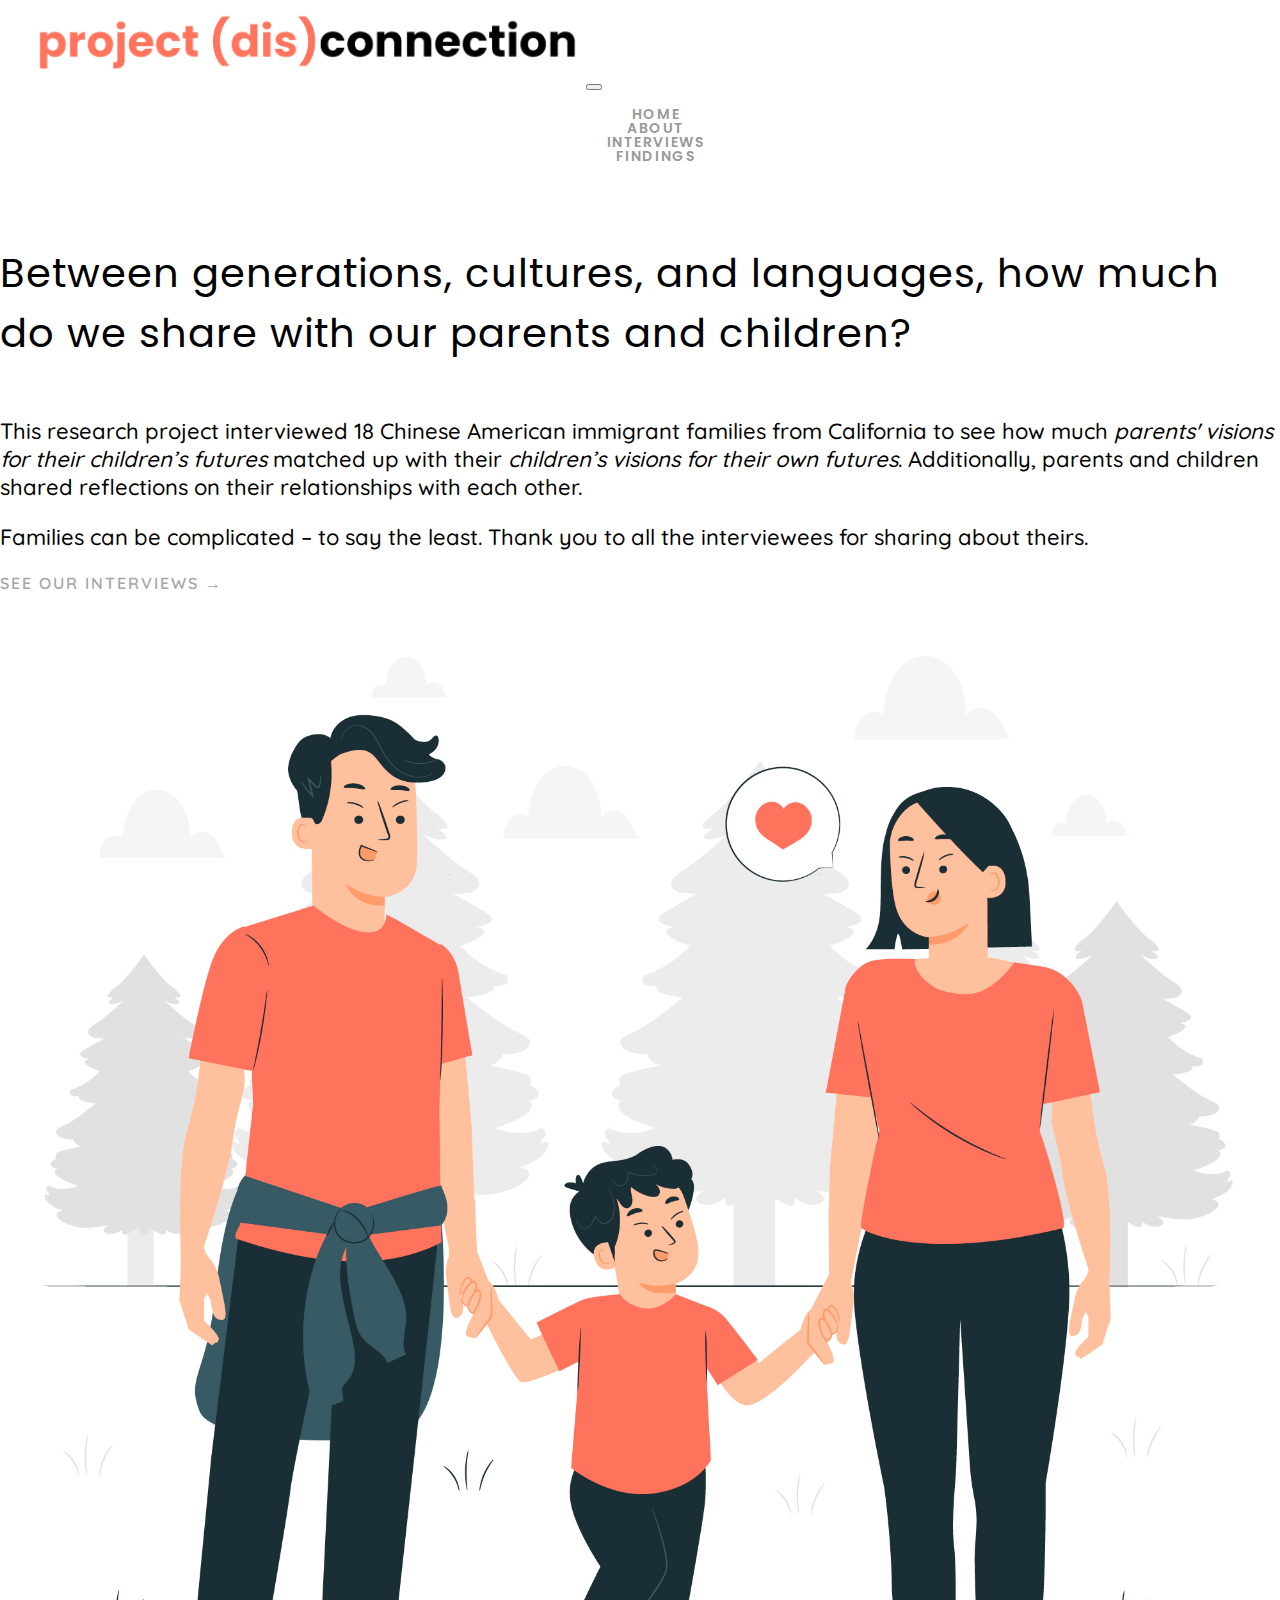
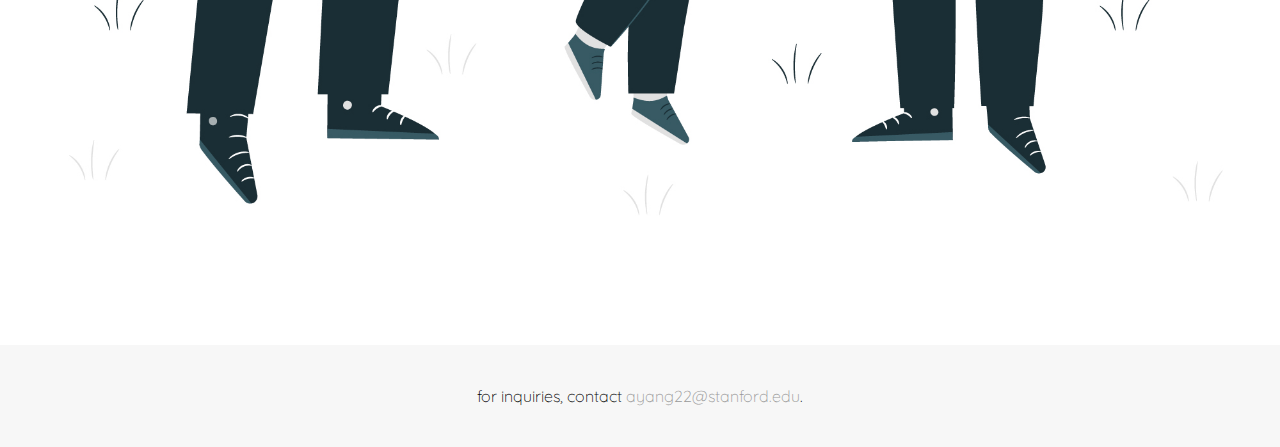
<file: index.html>
<!DOCTYPE html>
<html lang="en">

<head>
  <meta charset="UTF-8">
  <meta http-equiv="X-UA-Compatible" content="IE=edge">
  <meta name="viewport" content="width=device-width, initial-scale=1.0">
  <title>Project (Dis)Connection</title>
  <!-- google fonts -->
  <link
    href="https://fonts.googleapis.com/css2?family=Poppins:ital,wght@0,300;0,400;0,500;0,600;0,700;0,800;1,300;1,400;1,500;1,600;1,700&display=swap"
    rel="stylesheet">
  <link href="https://fonts.googleapis.com/css2?family=Quicksand:wght@300&display=swap" rel="stylesheet">
  <!-- bootstrap CSS file -->
  <link href="https://cdn.jsdelivr.net/npm/bootstrap@5.1.3/dist/css/bootstrap.min.css" rel="stylesheet"
    integrity="sha384-1BmE4kWBq78iYhFldvKuhfTAU6auU8tT94WrHftjDbrCEXSU1oBoqyl2QvZ6jIW3" crossorigin="anonymous">
  <!-- box icon -->
  <link href='https://unpkg.com/boxicons@2.1.1/css/boxicons.min.css' rel='stylesheet'>
  <!-- CSS style -->
  <link rel="stylesheet" href="css/style.css">
</head>

<body>
  <!-- main start -->
  <div class="main-wrapper">
    <!-- header start -->
    <div class="header">

      <!-- navbar start -->
      <nav class="navbar navbar-expand-lg navbar-light">
        <div class="container-fluid">
          <a class="navbar-brand" href="index.html">
            <img src="img/logo.png" width="550" alt="">
          </a>
          
          <button class="navbar-toggler" type="button" data-bs-toggle="collapse" data-bs-target="#navbarSupportedContent" aria-controls="navbarSupportedContent" aria-expanded="false" aria-label="Toggle navigation">
            <span class="navbar-toggler-icon"></span>
          </button>

          <div class="collapse navbar-collapse" id="navbarSupportedContent">
            <ul class="navbar-nav ms-auto mt-2 mt-lg-0">

              <li class="nav-item">
                <a class="nav-link" href="index.html">home</a>
              </li>
              <li class="nav-item">
                <a class="nav-link" href="about.html">about</a>
              </li>
              <li class="nav-item">
                <a class="nav-link" href="interviews.html">interviews</a>
              </li>
              <li class="nav-item">
                <a class="nav-link" href="findings.html">findings</a>
              </li>

            </ul>
          </div>

        </div>
      </nav>
      <!-- navbar end -->

    </div>
    <!-- header end -->

    <!-- banner content start -->
    <div class="banner-section">
      <div class="container">
      <div class="row justify-content-center align-items-center">
        <div class="col-lg-6">
          <h1 class="banner-title">
            Between generations, cultures, and languages, how much do we share with our parents and children?
          </h1>
          <p class="banner-desc pb-3">
            This research project interviewed 18 Chinese American immigrant families from California
            to see how much <i>parents' visions for their children’s futures</i> matched up with their <i>children’s visions
            for their own futures</i>. Additionally, parents and children shared reflections on their relationships
            with each other.
          </p>
          <p class="banner-desc pb-3">
            Families can be complicated – to say the least. Thank you to all the interviewees for sharing about theirs.
          </p>
          <a href="interviews.html" class="banner-btn">
            see our interviews &rarr;
          </a>
        </div>
        <div class="col-lg-6 col-md-8">
          <img src="img/1.jpg" alt="">
        </div>
      </div>
    </div>
    <!-- banner content end -->

  </div>
  <!-- main end -->

  <!-- footer start -->
  <div class="footer">
    <p>for inquiries, contact <a href="mailto:ayang22@stanford.edu">ayang22@stanford.edu</a>.</p>
  </div>
  <!-- footer end -->

  <!-- bootstrap JS file -->
  <script src="https://cdn.jsdelivr.net/npm/bootstrap@5.1.3/dist/js/bootstrap.bundle.min.js"
    integrity="sha384-ka7Sk0Gln4gmtz2MlQnikT1wXgYsOg+OMhuP+IlRH9sENBO0LRn5q+8nbTov4+1p" crossorigin="anonymous">
  </script>
</body>

</html>
</file>
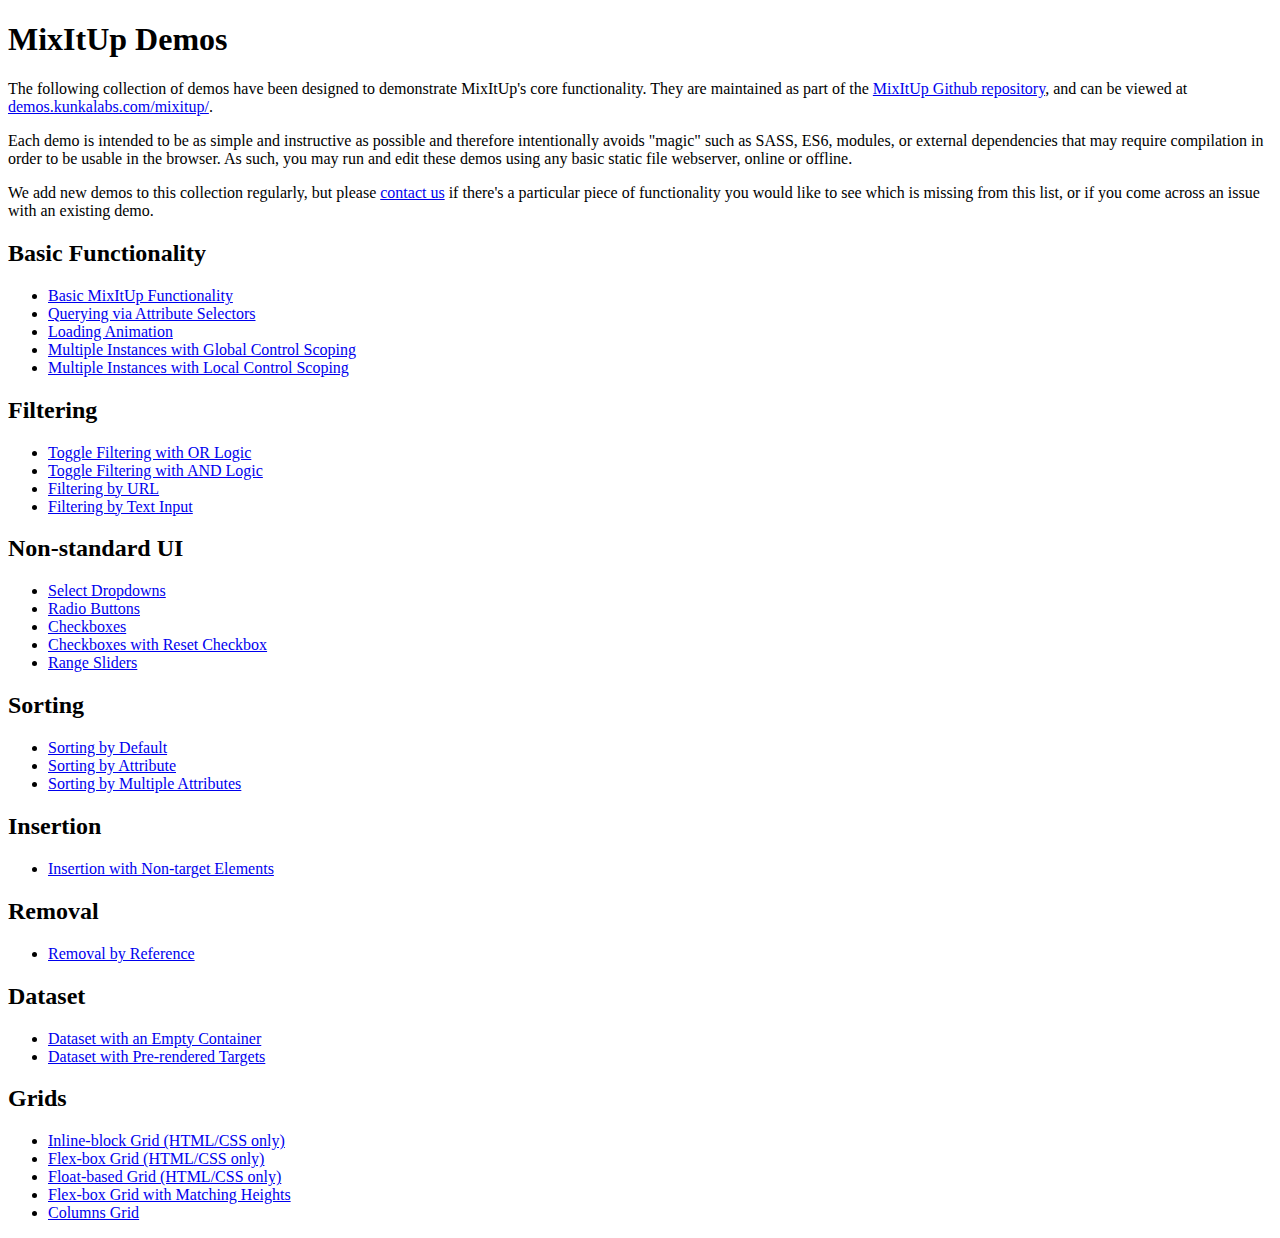
<file: patrickkunka-mixitup-61dac05/demos/index.html>
<!DOCTYPE html>
<html>
    <head>
        <title>MixItUp Demos</title>
    </head>
    <body>
        <h1>MixItUp Demos</h1>

        <p>The following collection of demos have been designed to demonstrate MixItUp's core functionality. They are maintained as part of the <a href="https://github.com/patrickkunka/mixitup/tree/v3/demos">MixItUp Github repository</a>, and can be viewed at <a href="http://demos.kunkalabs.com/mixitup">demos.kunkalabs.com/mixitup/</a>.</p>

        <p>Each demo is intended to be as simple and instructive as possible and therefore intentionally avoids "magic" such as SASS, ES6, modules, or external dependencies that may require compilation in order to be usable in the browser. As such, you may run and edit these demos using any basic static file webserver, online or offline.</p>

        <p>We add new demos to this collection regularly, but please <a href="https://www.kunkalabs.com/contact-us/">contact us</a> if there's a particular piece of functionality you would like to see which is missing from this list, or if you come across an issue with an existing demo.</p>

        <h2>Basic Functionality</h2>

        <ul>
            <li><a href="./basic/">Basic MixItUp Functionality</a></li>
            <li><a href="./attribute-selectors/">Querying via Attribute Selectors</a></li>
            <li><a href="./loading-animation/">Loading Animation</a></li>
            <li><a href="./multiple-instances-global-control-scoping/">Multiple Instances with Global Control Scoping</a></li>
            <li><a href="./multiple-instances-local-control-scoping/">Multiple Instances with Local Control Scoping</a></li>
        </ul>

        <h2>Filtering</h2>

        <ul>
            <li><a href="./toggle-filtering-or-logic/">Toggle Filtering with OR Logic</a></li>
            <li><a href="./toggle-filtering-and-logic/">Toggle Filtering with AND Logic</a></li>
            <li><a href="./filtering-by-url/">Filtering by URL</a></li>
            <li><a href="./filtering-by-text-input/">Filtering by Text Input</a></li>
        </ul>

        <h2>Non-standard UI</h2>

        <ul>
            <li><a href="./select-dropdowns/">Select Dropdowns</a></li>
            <li><a href="./radio-buttons/">Radio Buttons</a></li>
            <li><a href="./checkboxes/">Checkboxes</a></li>
            <li><a href="./checkboxes-with-reset-checkbox/">Checkboxes with Reset Checkbox</a></li>
            <li><a href="./filtering-by-range/">Range Sliders</a></li>
        </ul>

        <h2>Sorting</h2>

        <ul>
            <li><a href="./sorting-by-default/">Sorting by Default</a></li>
            <li><a href="./sorting-by-attribute/">Sorting by Attribute</a></li>
            <li><a href="./sorting-by-multiple-attributes/">Sorting by Multiple Attributes</a></li>
        </ul>

        <h2>Insertion</h2>

        <ul>
            <li><a href="./insertion-non-target-elements/">Insertion with Non-target Elements</a></li>
        </ul>

        <h2>Removal</h2>

        <ul>
            <li><a href="./removal-by-reference/">Removal by Reference</a></li>
        </ul>

        <h2>Dataset</h2>

        <ul>
            <li><a href="./dataset-empty-container/">Dataset with an Empty Container</a></li>
            <li><a href="./dataset-pre-rendered-targets/">Dataset with Pre-rendered Targets</a></li>
        </ul>

        <h2>Grids</h2>

        <ul>
            <li><a href="./grid-inline-block/">Inline-block Grid (HTML/CSS only)</a></li>
            <li><a href="./grid-flex-box/">Flex-box Grid (HTML/CSS only)</a></li>
            <li><a href="./grid-floats/">Float-based Grid (HTML/CSS only)</a></li>
            <li><a href="./grid-flex-box-matching-heights/">Flex-box Grid with Matching Heights</a></li>
            <li><a href="./grid-columns/">Columns Grid</a></li>
        </ul>
    </body>
</html>
</file>
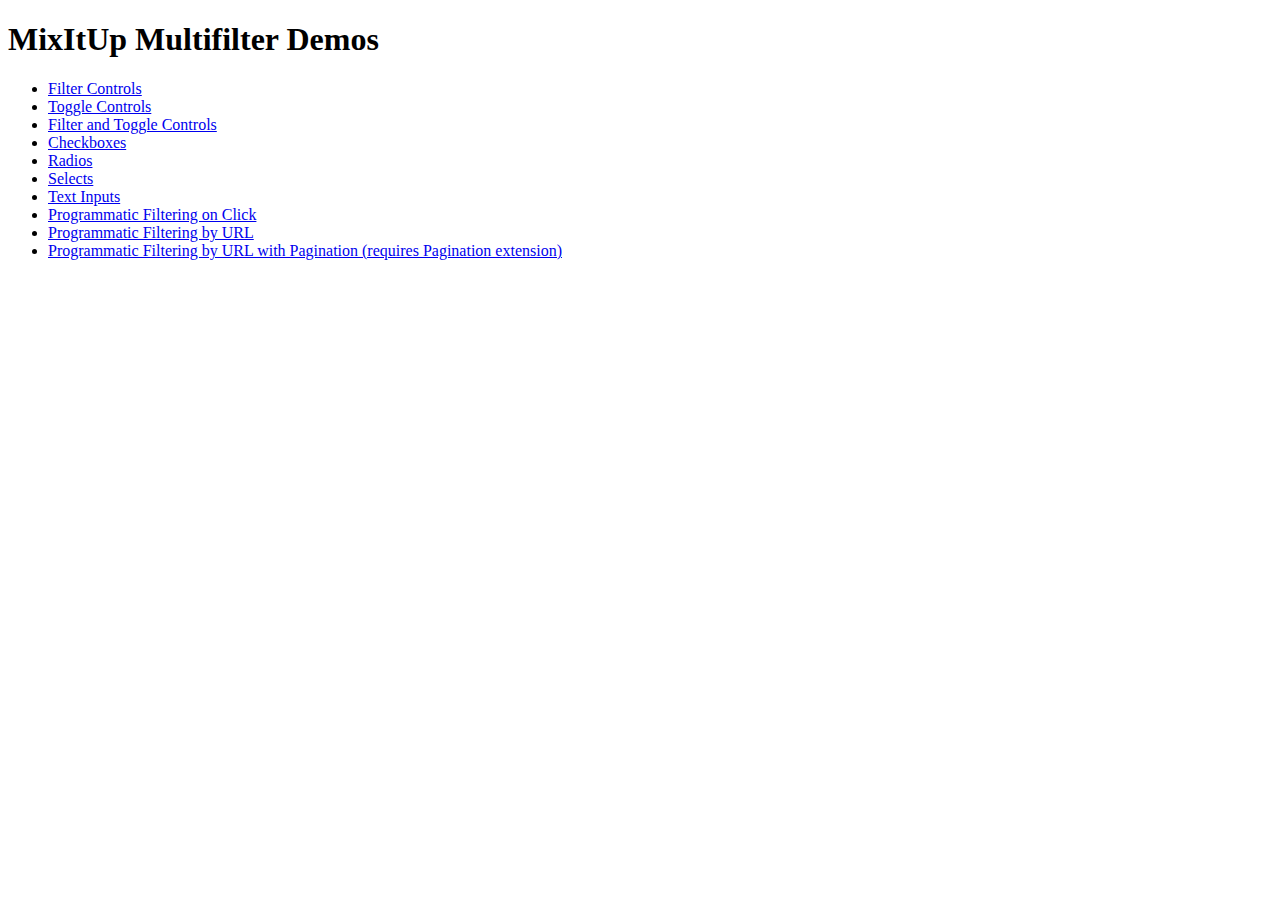
<file: patrickkunka-mixitup-multifilter-702612b080da4e68eeabacaf9856f3a456158672/demos/index.html>
<!DOCTYPE html>
<html>
    <head>
        <title>MixItUp Multifilter Demos</title>
    </head>
    <body>
        <h1>MixItUp Multifilter Demos</h1>

        <ul>
            <li><a href="./filters/">Filter Controls</a></li>
            <li><a href="./toggles/">Toggle Controls</a></li>
            <li><a href="./filters-and-toggles/">Filter and Toggle Controls</a></li>
            <li><a href="./checkboxes/">Checkboxes</a></li>
            <li><a href="./radios/">Radios</a></li>
            <li><a href="./selects/">Selects</a></li>
            <li><a href="./text-inputs/">Text Inputs</a></li>

            <li><a href="./programmatic-filtering-on-click/">Programmatic Filtering on Click</a></li>
            <li><a href="./programmatic-filtering-by-url/">Programmatic Filtering by URL</a></li>
            <li><a href="./programmatic-filtering-by-url-with-pagination/">Programmatic Filtering by URL with Pagination (requires Pagination extension)</a></li>
        </ul>
    </body>
</html>
</file>
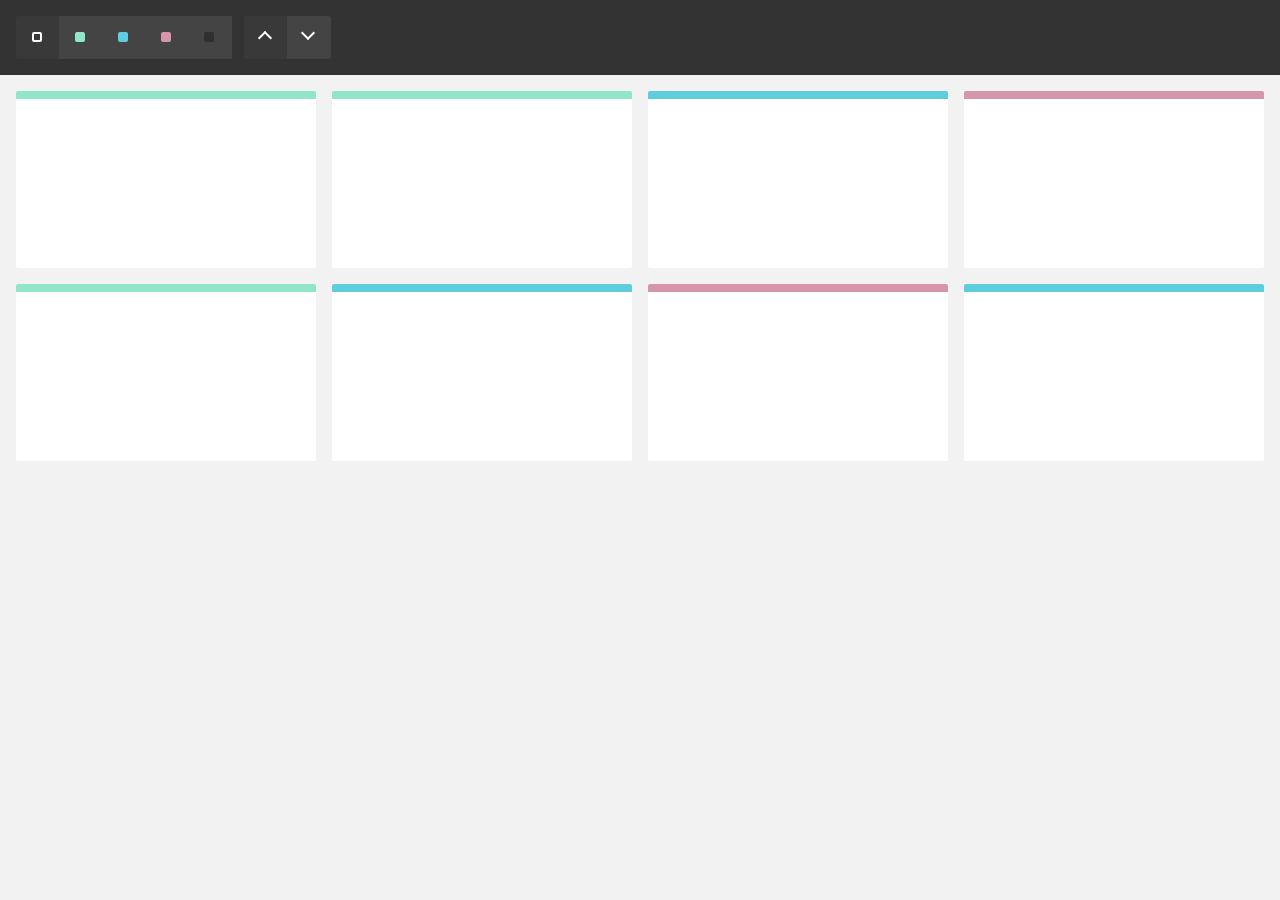
<file: patrickkunka-mixitup-61dac05/demos/attribute-selectors/index.html>
<!DOCTYPE html>
<html>
    <head>
        <meta name="viewport" content="width=device-width, initial-scale=1">

        <link href="../reset.css" rel="stylesheet"/>
        <link href="./style.css" rel="stylesheet"/>

        <title>MixItUp Demo - Querying via Attribute Selectors</title>
    </head>
    <body>
        <div class="controls">
            <button type="button" class="control" data-filter="all">All</button>
            <button type="button" class="control" data-filter=".green">Green</button>
            <button type="button" class="control" data-filter=".blue">Blue</button>
            <button type="button" class="control" data-filter=".pink">Pink</button>
            <button type="button" class="control" data-filter="none">None</button>

            <button type="button" class="control" data-sort="default:asc">Asc</button>
            <button type="button" class="control" data-sort="default:desc">Desc</button>
        </div>

        <div class="container" data-ref="mixitup-container">
            <div class="item green" data-ref="mixitup-target"></div>
            <div class="item green" data-ref="mixitup-target"></div>
            <div class="item blue" data-ref="mixitup-target"></div>
            <div class="item pink" data-ref="mixitup-target"></div>
            <div class="item green" data-ref="mixitup-target"></div>
            <div class="item blue" data-ref="mixitup-target"></div>
            <div class="item pink" data-ref="mixitup-target"></div>
            <div class="item blue" data-ref="mixitup-target"></div>

            <div class="gap"></div>
            <div class="gap"></div>
            <div class="gap"></div>
        </div>

        <script src="../mixitup.min.js"></script>

        <script>
            var containerEl = document.querySelector('[data-ref~="mixitup-container"]');

            var mixer = mixitup(containerEl, {
                selectors: {
                    target: '[data-ref~="mixitup-target"]'
                }
            });
        </script>
    </body>
</html>
</file>
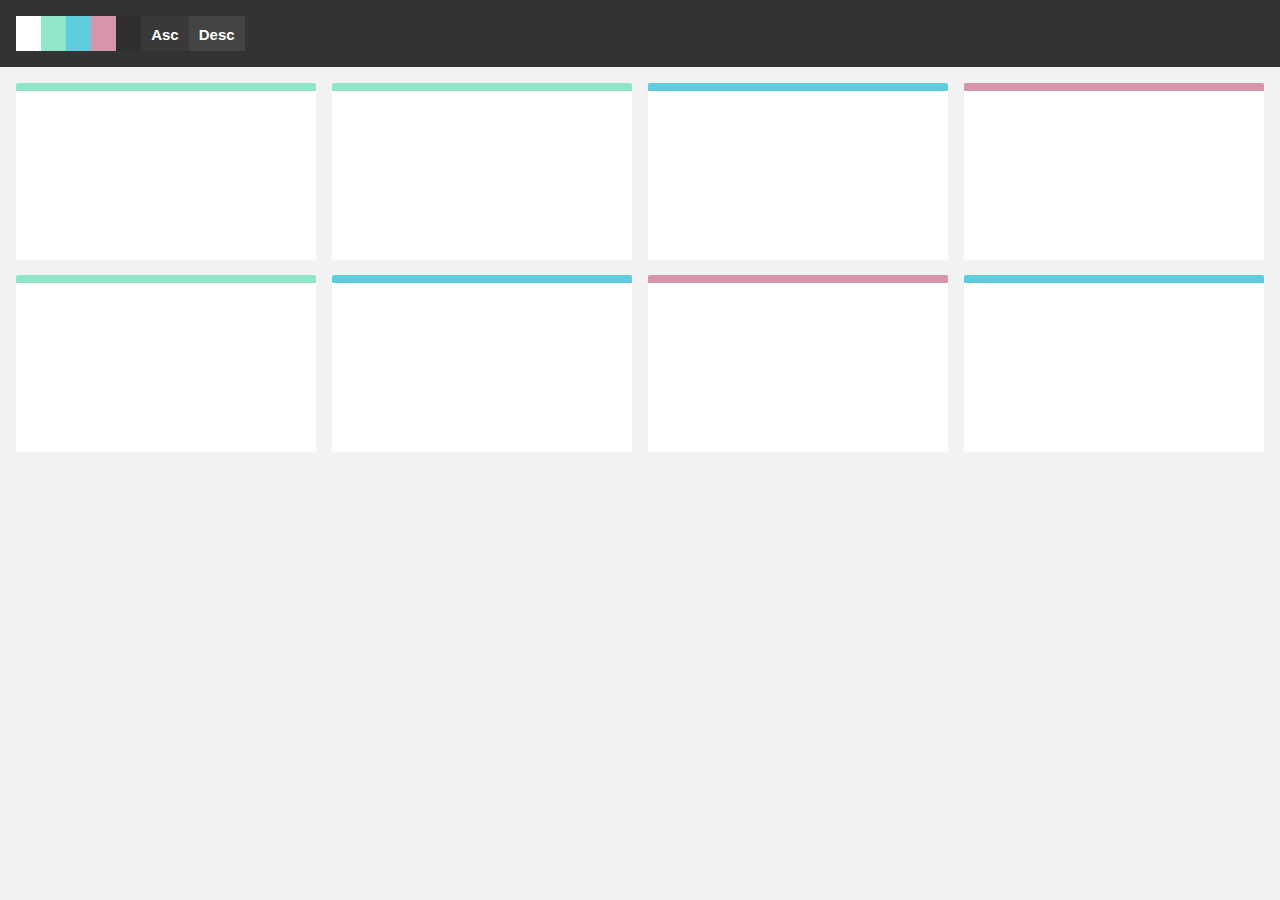
<file: patrickkunka-mixitup-61dac05/demos/basic-ie-8/index.html>
<!DOCTYPE html>
<html>
    <head>
        <meta name="viewport" content="width=device-width, initial-scale=1">

        <link href="../reset.css" rel="stylesheet"/>
        <link href="./style.css" rel="stylesheet"/>

        <title>MixItUp Demo - Basic (IE8 Compatible Layout)</title>
    </head>
    <body>
        <div class="controls">
            <button type="button" class="control" data-filter="all"></button>
            <button type="button" class="control" data-filter=".green"></button>
            <button type="button" class="control" data-filter=".blue"></button>
            <button type="button" class="control" data-filter=".pink"></button>
            <button type="button" class="control" data-filter="none"></button>

            <button type="button" class="control" data-sort="default:asc">Asc</button>
            <button type="button" class="control" data-sort="default:desc">Desc</button>
        </div>

        <div class="container">
            <div class="mix green"></div>
            <div class="mix green"></div>
            <div class="mix blue"></div>
            <div class="mix pink"></div>
            <div class="mix green"></div>
            <div class="mix blue"></div>
            <div class="mix pink"></div>
            <div class="mix blue"></div>

            <div class="gap"></div>
            <div class="gap"></div>
            <div class="gap"></div>
        </div>

        <script src="../mixitup.min.js"></script>

        <script>
            var containerEl = document.querySelector('.container');

            var mixer = mixitup(containerEl);
        </script>
    </body>
</html>
</file>
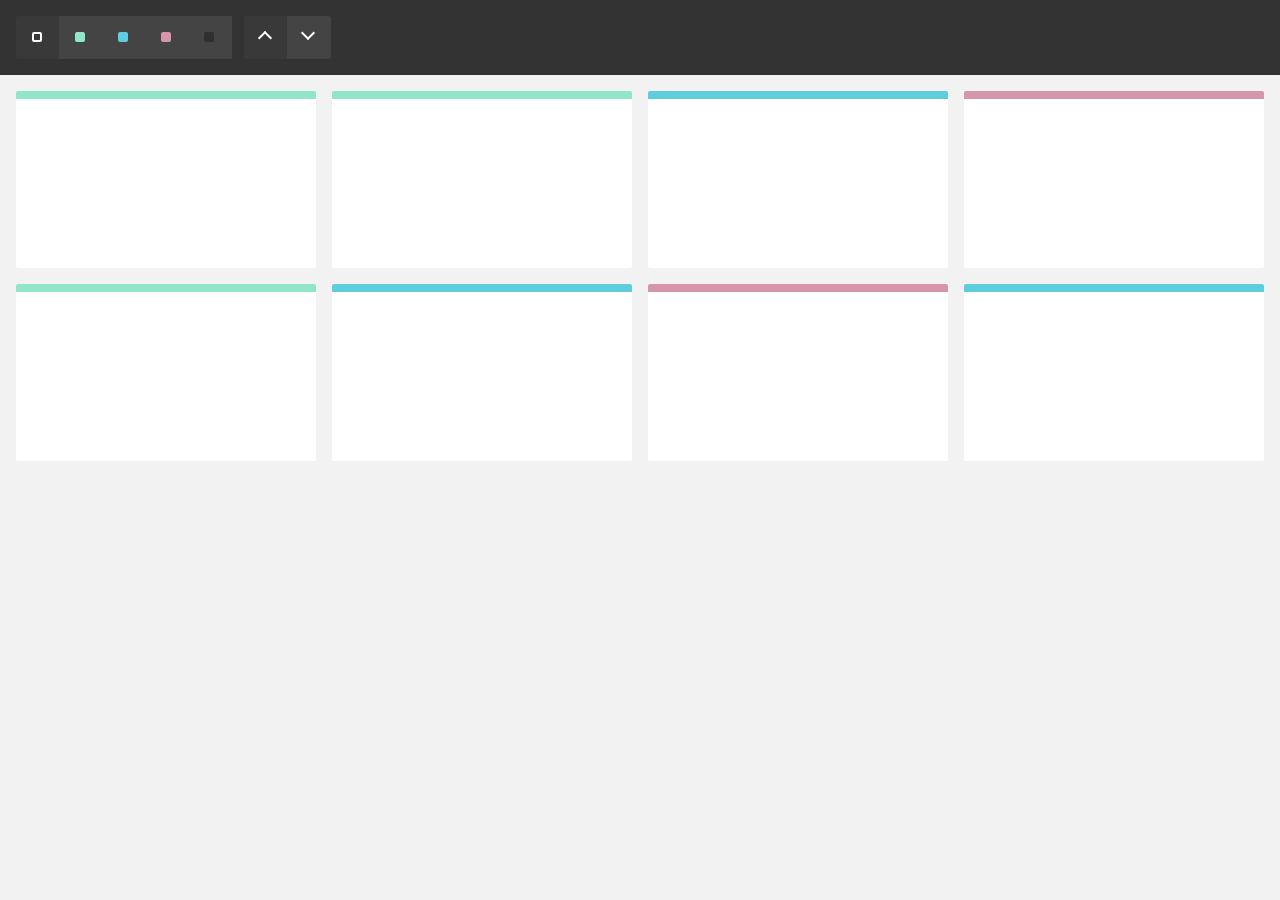
<file: patrickkunka-mixitup-61dac05/demos/basic/index.html>
<!DOCTYPE html>
<html>
    <head>
        <meta name="viewport" content="width=device-width, initial-scale=1">

        <link href="../reset.css" rel="stylesheet"/>
        <link href="./style.css" rel="stylesheet"/>

        <title>MixItUp Demo - Basic</title>
    </head>
    <body>
        <div class="controls">
            <button type="button" class="control" data-filter="all">All</button>
            <button type="button" class="control" data-filter=".green">Green</button>
            <button type="button" class="control" data-filter=".blue">Blue</button>
            <button type="button" class="control" data-filter=".pink">Pink</button>
            <button type="button" class="control" data-filter="none">None</button>

            <button type="button" class="control" data-sort="default:asc">Asc</button>
            <button type="button" class="control" data-sort="default:desc">Desc</button>
        </div>

        <div class="container">
            <div class="mix green"></div>
            <div class="mix green"></div>
            <div class="mix blue"></div>
            <div class="mix pink"></div>
            <div class="mix green"></div>
            <div class="mix blue"></div>
            <div class="mix pink"></div>
            <div class="mix blue"></div>

            <div class="gap"></div>
            <div class="gap"></div>
            <div class="gap"></div>
        </div>

        <script src="../mixitup.min.js"></script>

        <script>
            var containerEl = document.querySelector('.container');

            var mixer = mixitup(containerEl);
        </script>
    </body>
</html>
</file>
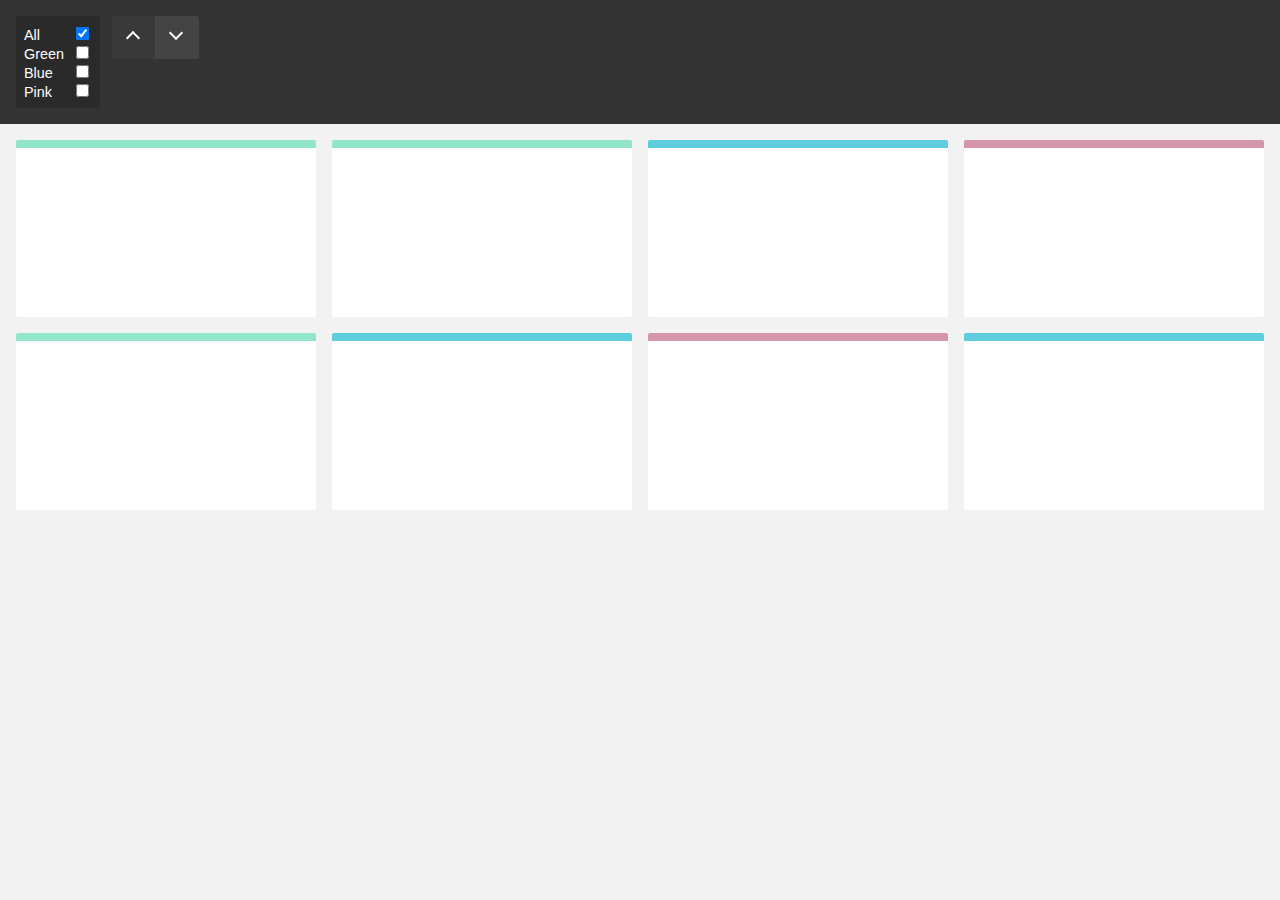
<file: patrickkunka-mixitup-61dac05/demos/checkboxes-with-reset-checkbox/index.html>
<!DOCTYPE html>
<html>
    <head>
        <meta name="viewport" content="width=device-width, initial-scale=1">

        <link href="../reset.css" rel="stylesheet"/>
        <link href="./style.css" rel="stylesheet"/>

        <title>MixItUp Demo - Checkboxes with Reset Checkbox</title>
    </head>
    <body>
        <div class="controls">
            <div class="checkbox-group">
                <div class="checkbox">
                    <label class="checkbox-label">All</label>
                    <input type="checkbox" value="all" checked/>
                </div>

                <div class="checkbox">
                    <label class="checkbox-label">Green</label>
                    <input type="checkbox" value=".green"/>
                </div>

                <div class="checkbox">
                    <label class="checkbox-label">Blue</label>
                    <input type="checkbox" value=".blue"/>
                </div>

                <div class="checkbox">
                    <label class="checkbox-label">Pink</label>
                    <input type="checkbox" value=".pink"/>
                </div>
            </div>

            <button type="button" class="control" data-sort="default:asc">Asc</button>
            <button type="button" class="control" data-sort="default:desc">Desc</button>
        </div>

        <div class="container">
            <div class="mix green"></div>
            <div class="mix green"></div>
            <div class="mix blue"></div>
            <div class="mix pink"></div>
            <div class="mix green"></div>
            <div class="mix blue"></div>
            <div class="mix pink"></div>
            <div class="mix blue"></div>

            <div class="gap"></div>
            <div class="gap"></div>
            <div class="gap"></div>
        </div>

        <script src="../mixitup.min.js"></script>

        <script>
            // In this example, we must bind a 'change' event handler to
            // our checkboxes, then interact with the mixer via
            // its .filter() API methods.

            var containerEl = document.querySelector('.container');
            var checkboxGroup = document.querySelector('.checkbox-group');
            var checkboxes = checkboxGroup.querySelectorAll('input[type="checkbox"]');
            var allCheckbox = checkboxGroup.querySelector('input[value="all"]');

            var mixer = mixitup(containerEl);

            checkboxGroup.addEventListener('change', function(e) {
                var selectors = [];
                var checkbox;
                var i;

                if (e.target === allCheckbox && e.target.checked) {
                    // If the "all" checkbox was checked, uncheck all other checkboxes

                    for (i = 0; i < checkboxes.length; i++) {
                        checkbox = checkboxes[i];

                        if (checkbox !== allCheckbox) checkbox.checked = false;
                    }
                } else {
                    // Another checkbox was changed, uncheck "all".

                    allCheckbox.checked = false;
                }

                // Iterate through all checkboxes, pushing the
                // values of those that are checked into an array

                for (i = 0; i < checkboxes.length; i++) {
                    checkbox = checkboxes[i];

                    if (checkbox.checked) selectors.push(checkbox.value);
                }

                // If there are values in the array, join it into a string
                // using your desired logic, and send to the mixer's .filter()
                // method, otherwise filter by 'all'

                var selectorString = selectors.length > 0 ?
                    selectors.join(',') : // or '.' for AND logic
                    'all';

                mixer.filter(selectorString);
            });
        </script>
    </body>
</html>
</file>
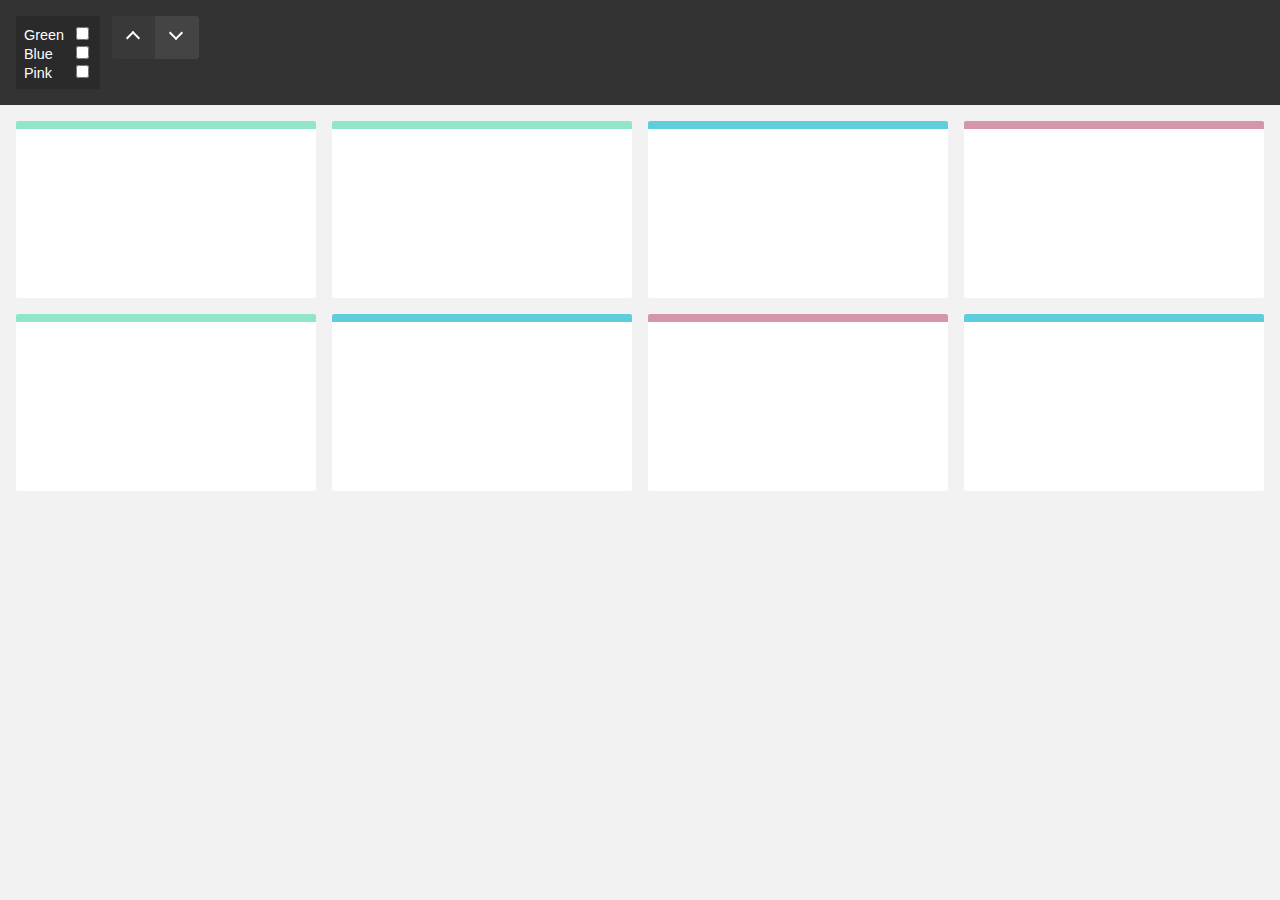
<file: patrickkunka-mixitup-61dac05/demos/checkboxes/index.html>
<!DOCTYPE html>
<html>
    <head>
        <meta name="viewport" content="width=device-width, initial-scale=1">

        <link href="../reset.css" rel="stylesheet"/>
        <link href="./style.css" rel="stylesheet"/>

        <title>MixItUp Demo - Checkboxes</title>
    </head>
    <body>
        <div class="controls">
            <div class="checkbox-group">
                <div class="checkbox">
                    <label class="checkbox-label">Green</label>
                    <input type="checkbox" value=".green"/>
                </div>

                <div class="checkbox">
                    <label class="checkbox-label">Blue</label>
                    <input type="checkbox" value=".blue"/>
                </div>

                <div class="checkbox">
                    <label class="checkbox-label">Pink</label>
                    <input type="checkbox" value=".pink"/>
                </div>
            </div>

            <button type="button" class="control" data-sort="default:asc">Asc</button>
            <button type="button" class="control" data-sort="default:desc">Desc</button>
        </div>

        <div class="container">
            <div class="mix green"></div>
            <div class="mix green"></div>
            <div class="mix blue"></div>
            <div class="mix pink"></div>
            <div class="mix green"></div>
            <div class="mix blue"></div>
            <div class="mix pink"></div>
            <div class="mix blue"></div>

            <div class="gap"></div>
            <div class="gap"></div>
            <div class="gap"></div>
        </div>

        <script src="../mixitup.min.js"></script>

        <script>
            // In this example, we must bind a 'change' event handler to
            // our checkboxes, then interact with the mixer via
            // its .filter() API methods.

            var containerEl = document.querySelector('.container');
            var checkboxGroup = document.querySelector('.checkbox-group');
            var checkboxes = checkboxGroup.querySelectorAll('input[type="checkbox"]');

            var mixer = mixitup(containerEl);

            checkboxGroup.addEventListener('change', function() {
                var selectors = [];

                // Iterate through all checkboxes, pushing the
                // values of those that are checked into an array

                for (var i = 0; i < checkboxes.length; i++) {
                    var checkbox = checkboxes[i];

                    if (checkbox.checked) selectors.push(checkbox.value);
                }

                // If there are values in the array, join it into a string
                // using your desired logic, and send to the mixer's .filter()
                // method, otherwise filter by 'all'

                var selectorString = selectors.length > 0 ?
                    selectors.join(',') : // or '.' for AND logic
                    'all';

                mixer.filter(selectorString);
            });
        </script>
    </body>
</html>
</file>
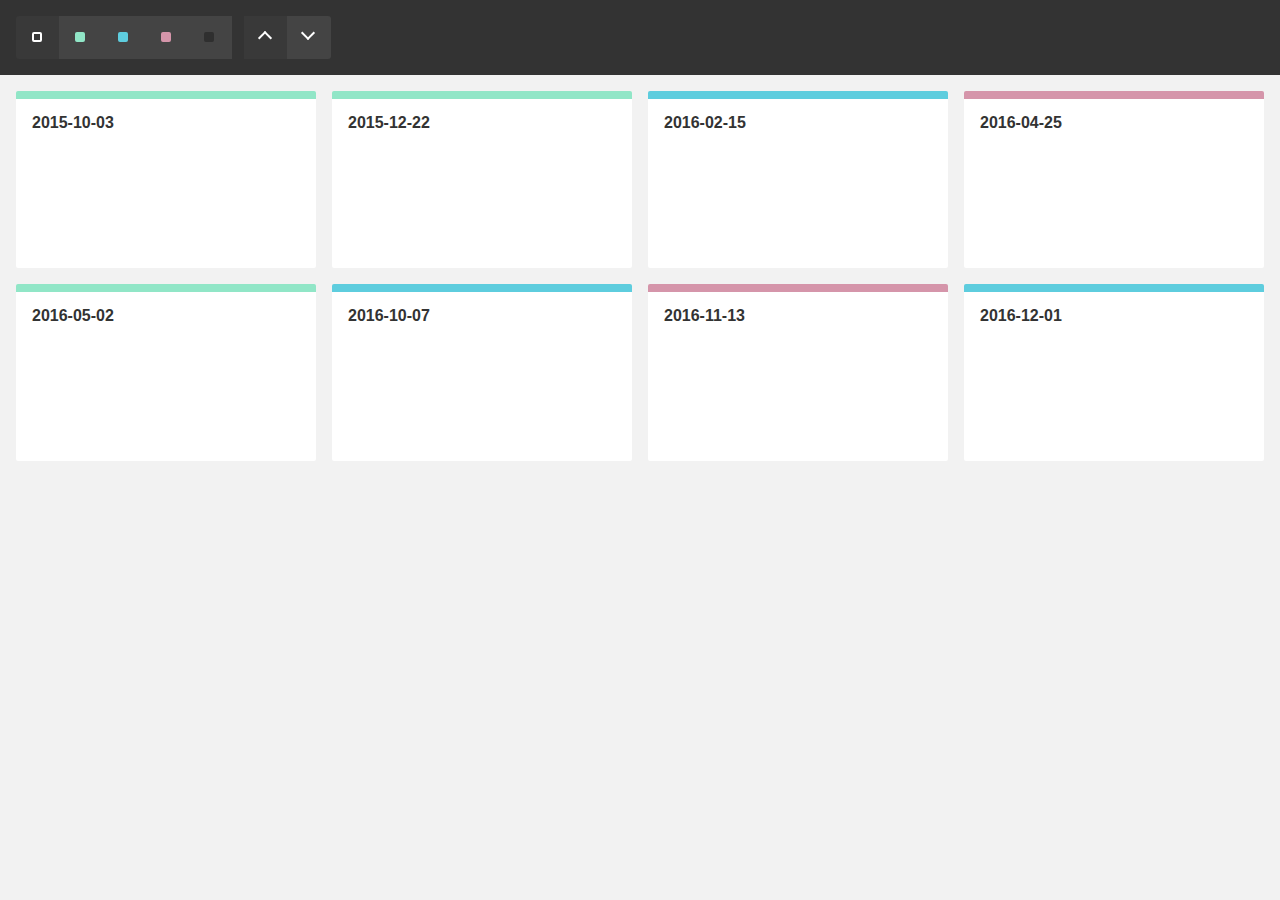
<file: patrickkunka-mixitup-61dac05/demos/dataset-empty-container/index.html>
<!DOCTYPE html>
<html>
    <head>
        <meta name="viewport" content="width=device-width, initial-scale=1">

        <link href="../reset.css" rel="stylesheet"/>
        <link href="./style.css" rel="stylesheet"/>

        <title>MixItUp Demo - Dataset with an Empty Container</title>
    </head>
    <body>
        <div class="controls" data-ref="controls">
            <button type="button" class="control control-filter" data-ref="filter" data-color="all">All</button>
            <button type="button" class="control control-filter" data-ref="filter" data-color="green">Green</button>
            <button type="button" class="control control-filter" data-ref="filter" data-color="blue">Blue</button>
            <button type="button" class="control control-filter" data-ref="filter" data-color="pink">Pink</button>
            <button type="button" class="control control-filter" data-ref="filter" data-color="none">None</button>

            <button type="button" class="control control-sort" data-ref="sort" data-key="publishedDate" data-order="asc">Asc</button>
            <button type="button" class="control control-sort" data-ref="sort" data-key="publishedDate" data-order="desc">Desc</button>
        </div>

        <div class="container" data-ref="container">
            <div class="gap" data-ref="first-gap"></div>
            <div class="gap"></div>
            <div class="gap"></div>
        </div>

        <script src="../mock-api.js"></script>
        <script src="../mixitup.min.js"></script>

        <script>
            // Typically, our data would live in a DB and be retrieved via a JSON API, but in
            // this demo we will create a mock dataset using an array literal:

            var items = [
                {
                    id: 1,
                    color: 'green',
                    publishedDate: '2015-10-03'
                },
                {
                    id: 2,
                    color: 'green',
                    publishedDate: '2015-12-22'
                },
                {
                    id: 3,
                    color: 'blue',
                    publishedDate: '2016-02-15'
                },
                {
                    id: 4,
                    color: 'pink',
                    publishedDate: '2016-04-25'
                },
                {
                    id: 5,
                    color: 'green',
                    publishedDate: '2016-05-02'
                },
                {
                    id: 6,
                    color: 'blue',
                    publishedDate: '2016-10-07'
                },
                {
                    id: 7,
                    color: 'pink',
                    publishedDate: '2016-11-13'
                },
                {
                    id: 8,
                    color: 'blue',
                    publishedDate: '2016-12-01'
                }
            ];

            // The `Api` class is not part of MixItUp and has been created to mock
            // the asyncronous fetching of data for this demo. To use it, we must
            // create an api instance, passing in our mock data to represent the
            // contents of a DB.

            var api = new Api(items);

            // As we'll be building and binding our own UI, we'll start with caching
            // references to any DOM elements we'll need to work with

            var controls  = document.querySelector('[data-ref="controls"]');
            var filters   = document.querySelectorAll('[data-ref="filter"]');
            var sorts     = document.querySelectorAll('[data-ref="sort"]');
            var container = document.querySelector('[data-ref="container"]');

            // "Gap" elements are used to maintain even columns in a justified grid. See our
            // "MixItUp Grid Layouts" tutorial for more information.

            var firstGap = document.querySelector('[data-ref="first-gap"]');

            // We'll need to keep track of our active current filter so
            // that we can sort within the current filter.

            var activeColor = '';

            // Instantiate and configure the mixer

            var mixer = mixitup(container, {
                selectors: {
                    target: '[data-ref="item"]' // Query targets with an attribute selector to keep our JS and styling classes seperate
                },
                layout: {
                    siblingAfter: firstGap // Ensure the first "gap" element is known to mixitup incase of insertion into an empty container
                },
                data: {
                    uidKey: 'id' // Our data model must have a unique id. In this case, its key is 'id'
                },
                render: { // We must provide a target render function incase we need to render new items not in the initial dataset (not used in this demo)
                    target: function(item) {
                        return '<div class="item ' + item.color + '" data-ref="item"><time class="published-date">' + item.publishedDate + '</time></div>';
                    }
                }
            });

            /**
             * A helper function to set an active styling class on an active button,
             * and remove it from its siblings at the same time.
             *
             * @param {HTMLElement} activeButton
             * @param {HTMLELement[]} siblings
             * @return {void}
             */

            function activateButton(activeButton, siblings) {
                var button;
                var i;

                for (i = 0; i < siblings.length; i++) {
                    button = siblings[i];

                    button.classList[button === activeButton ? 'add' : 'remove']('control-active');
                }
            }

            /**
             * A click handler to detect the type of button clicked, read off the
             * relevent attributes, call the API, and trigger a dataset operation.
             *
             * @param   {HTMLElement} button
             * @return  {void}
             */

            function handleButtonClick(button) {
                // Define default values for color, sortBy and order
                // incase they are not present in the clicked button

                var color  = activeColor;
                var sortBy = 'id';
                var order  = 'asc';

                // If button is already active, or an operation is in progress, ignore the click

                if (button.classList.contains('control-active') || mixer.isMixing()) return;

                // Else, check what type of button it is, if any

                if (button.matches('[data-ref="filter"]')) {
                    // Filter button

                    activateButton(button, filters);

                    color = activeColor = button.getAttribute('data-color');
                } else if (button.matches('[data-ref="sort"]')) {
                    // Sort button

                    activateButton(button, sorts);

                    sortBy = button.getAttribute('data-key');
                    order = button.getAttribute('data-order');
                } else {
                    // Not a button

                    return;
                }

                // Now that we have our color filter and sorting order, we can fetch some data from the API.

                api.get({
                    color: color,
                    $sort_by: sortBy,
                    $order: order
                })
                    .then(function(items) {
                        // Our api returns an array of items which we can send
                        // straight to our mixer using the .dataset() method

                        return mixer.dataset(items);
                    })
                    .then(function(state) {
                        console.log('fetched ' + state.activeDataset.length + ' items');
                    })
                    .catch(console.error.bind(console));
            }

            // We can now set up a handler to listen for "click" events on our UI buttons

            controls.addEventListener('click', function(e) {
                handleButtonClick(e.target);
            });

            // Set controls the active controls on startup to match the default filter and sort

            activateButton(controls.querySelector('[data-color="all"]'), filters);
            activateButton(controls.querySelector('[data-order="asc"]'), sorts);

            // Finally, load the full dataset into the mixer

            mixer.dataset(items)
                .then(function(state) {
                    console.log('loaded ' + state.activeDataset.length + ' items');
                });

            // NB: Always remember to destroy the instance with mixer.destroy() when your
            // component unmounts to ensure that event handlers are unbound and the
            // instance can be garbage collected.
        </script>
    </body>
</html>
</file>
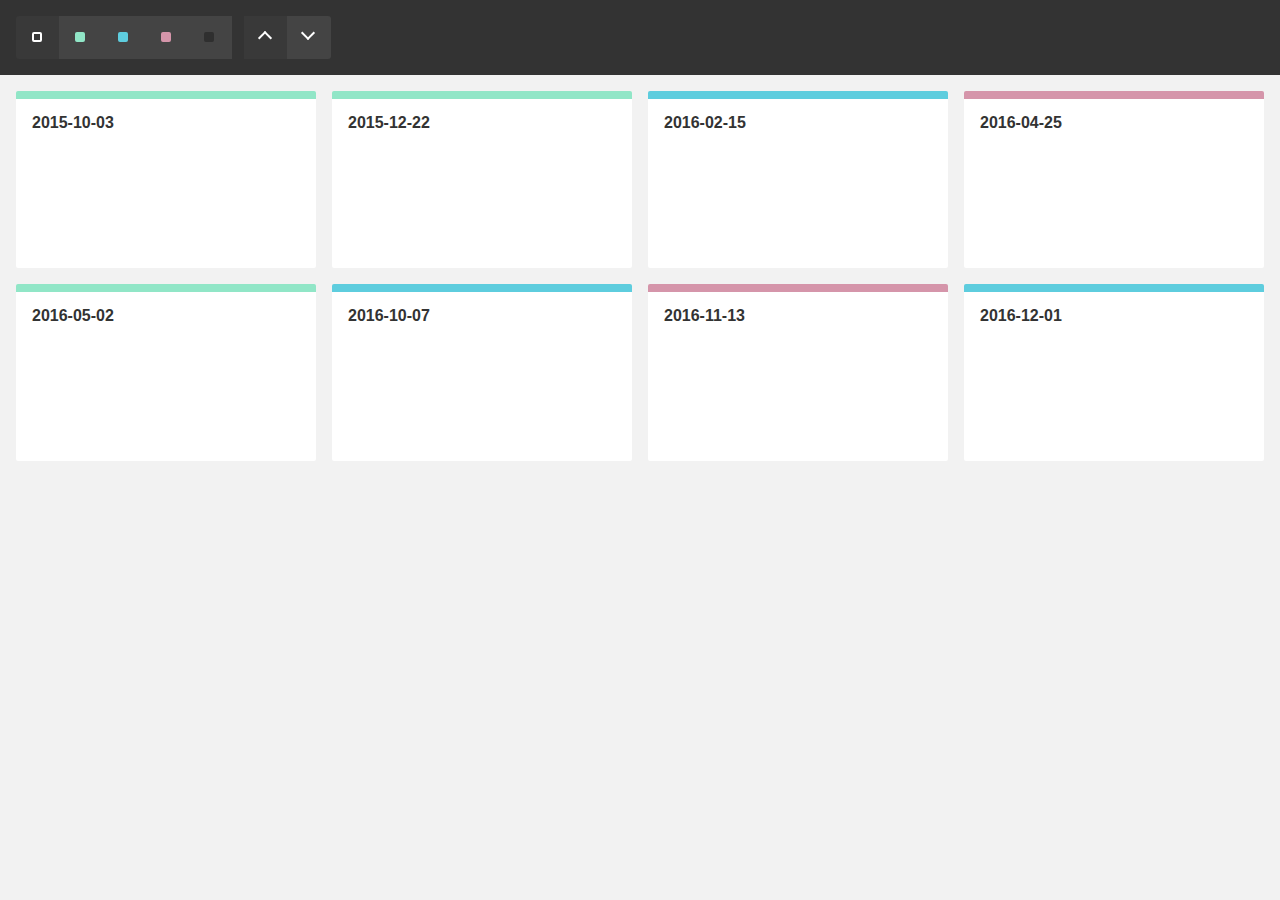
<file: patrickkunka-mixitup-61dac05/demos/dataset-pre-rendered-targets/index.html>
<!DOCTYPE html>
<html>
    <head>
        <meta name="viewport" content="width=device-width, initial-scale=1">

        <link href="../reset.css" rel="stylesheet"/>
        <link href="./style.css" rel="stylesheet"/>

        <title>MixItUp Demo - Dataset with Pre-rendered Targets</title>
    </head>
    <body>
        <div class="controls" data-ref="controls">
            <button type="button" class="control control-filter" data-ref="filter" data-color="all">All</button>
            <button type="button" class="control control-filter" data-ref="filter" data-color="green">Green</button>
            <button type="button" class="control control-filter" data-ref="filter" data-color="blue">Blue</button>
            <button type="button" class="control control-filter" data-ref="filter" data-color="pink">Pink</button>
            <button type="button" class="control control-filter" data-ref="filter" data-color="none">None</button>

            <button type="button" class="control control-sort" data-ref="sort" data-key="publishedDate" data-order="asc">Asc</button>
            <button type="button" class="control control-sort" data-ref="sort" data-key="publishedDate" data-order="desc">Desc</button>
        </div>

        <div class="container" data-ref="container">
            <div class="item green" data-ref="item">
                <time class="published-date">2015-10-03</time>
            </div>

            <div class="item green" data-ref="item">
                <time class="published-date">2015-12-22</time>
            </div>

            <div class="item blue" data-ref="item">
                <time class="published-date">2016-02-15</time>
            </div>

            <div class="item pink" data-ref="item">
                <time class="published-date">2016-04-25</time>
            </div>

            <div class="item green" data-ref="item">
                <time class="published-date">2016-05-02</time>
            </div>

            <div class="item blue" data-ref="item">
                <time class="published-date">2016-10-07</time>
            </div>

            <div class="item pink" data-ref="item">
                <time class="published-date">2016-11-13</time>
            </div>

            <div class="item blue" data-ref="item">
                <time class="published-date">2016-12-01</time>
            </div>

            <div class="gap" data-ref="first-gap"></div>
            <div class="gap"></div>
            <div class="gap"></div>
        </div>

        <script src="../mock-api.js"></script>
        <script src="../mixitup.min.js"></script>

        <script>
            // Typically, our data would live in a DB and be retrieved via a JSON API, but in
            // this demo we will create a mock dataset using an array literal.

            // You will notice that this data exactly matches our pre-rendered targets.

            var items = [
                {
                    id: 1,
                    color: 'green',
                    publishedDate: '2015-10-03'
                },
                {
                    id: 2,
                    color: 'green',
                    publishedDate: '2015-12-22'
                },
                {
                    id: 3,
                    color: 'blue',
                    publishedDate: '2016-02-15'
                },
                {
                    id: 4,
                    color: 'pink',
                    publishedDate: '2016-04-25'
                },
                {
                    id: 5,
                    color: 'green',
                    publishedDate: '2016-05-02'
                },
                {
                    id: 6,
                    color: 'blue',
                    publishedDate: '2016-10-07'
                },
                {
                    id: 7,
                    color: 'pink',
                    publishedDate: '2016-11-13'
                },
                {
                    id: 8,
                    color: 'blue',
                    publishedDate: '2016-12-01'
                }
            ];

            // The `Api` class is not part of MixItUp and has been created to mock
            // the asyncronous fetching of data for this demo. To use it, we must
            // create an api instance, passing in our mock data to represent the
            // contents of a DB.

            var api = new Api(items);

            // As we'll be building and binding our own UI, we'll start with caching
            // references to any DOM elements we'll need to work with

            var controls  = document.querySelector('[data-ref="controls"]');
            var filters   = document.querySelectorAll('[data-ref="filter"]');
            var sorts     = document.querySelectorAll('[data-ref="sort"]');
            var container = document.querySelector('[data-ref="container"]');

            // "Gap" elements are used to maintain even columns in a justified grid. See our
            // "MixItUp Grid Layouts" tutorial for more information.

            var firstGap = document.querySelector('[data-ref="first-gap"]');

            // We'll need to keep track of our active current filter so
            // that we can sort within the current filter.

            var activeColor = '';

            // Instantiate and configure the mixer

            var mixer = mixitup(container, {
                selectors: {
                    target: '[data-ref="item"]' // Query targets with an attribute selector to keep our JS and styling classes seperate
                },
                layout: {
                    siblingAfter: firstGap // Ensure the first "gap" element is known to mixitup incase of insertion into an empty container
                },
                load: {
                    dataset: items // As we have pre-rendered targets, we must "prime" MixItUp with their underlying data
                },
                data: {
                    uidKey: 'id' // Our data model must have a unique id. In this case, its key is 'id'
                },
                render: { // We must provide a target render function incase we need to render new items not in the initial dataset (not used in this demo)
                    target: function(item) {
                        return '<div class="item ' + item.color + '" data-ref="item"><time class="published-date">' + item.publishedDate + '</time></div>';
                    }
                }
            });

            /**
             * A helper function to set an active styling class on an active button,
             * and remove it from its siblings at the same time.
             *
             * @param {HTMLElement} activeButton
             * @param {HTMLELement[]} siblings
             * @return {void}
             */

            function activateButton(activeButton, siblings) {
                var button;
                var i;

                for (i = 0; i < siblings.length; i++) {
                    button = siblings[i];

                    button.classList[button === activeButton ? 'add' : 'remove']('control-active');
                }
            }

            /**
             * A click handler to detect the type of button clicked, read off the
             * relevent attributes, call the API, and trigger a dataset operation.
             *
             * @param   {HTMLElement} button
             * @return  {void}
             */

            function handleButtonClick(button) {
                // Define default values for color, sortBy and order
                // incase they are not present in the clicked button

                var color  = activeColor;
                var sortBy = 'id';
                var order  = 'asc';

                // If button is already active, or an operation is in progress, ignore the click

                if (button.classList.contains('control-active') || mixer.isMixing()) return;

                // Else, check what type of button it is, if any

                if (button.matches('[data-ref="filter"]')) {
                    // Filter button

                    activateButton(button, filters);

                    color = activeColor = button.getAttribute('data-color');
                } else if (button.matches('[data-ref="sort"]')) {
                    // Sort button

                    activateButton(button, sorts);

                    sortBy = button.getAttribute('data-key');
                    order = button.getAttribute('data-order');
                } else {
                    // Not a button

                    return;
                }

                // Now that we have our color filter and sorting order, we can fetch some data from the API.

                api.get({
                    color: color,
                    $sort_by: sortBy,
                    $order: order
                })
                    .then(function(items) {
                        // Our api returns an array of items which we can send
                        // straight to our mixer using the .dataset() method

                        return mixer.dataset(items);
                    })
                    .then(function(state) {
                        console.log('fetched ' + state.activeDataset.length + ' items');
                    })
                    .catch(console.error.bind(console));
            }

            // We can now set up a handler to listen for "click" events on our UI buttons

            controls.addEventListener('click', function(e) {
                handleButtonClick(e.target);
            });

            // Set controls the active controls on startup to match the default filter and sort

            activateButton(controls.querySelector('[data-color="all"]'), filters);
            activateButton(controls.querySelector('[data-order="asc"]'), sorts);

            // NB: Always remember to destroy the instance with mixer.destroy() when your
            // component unmounts to ensure that event handlers are unbound and the
            // instance can be garbage collected.
        </script>
    </body>
</html>
</file>
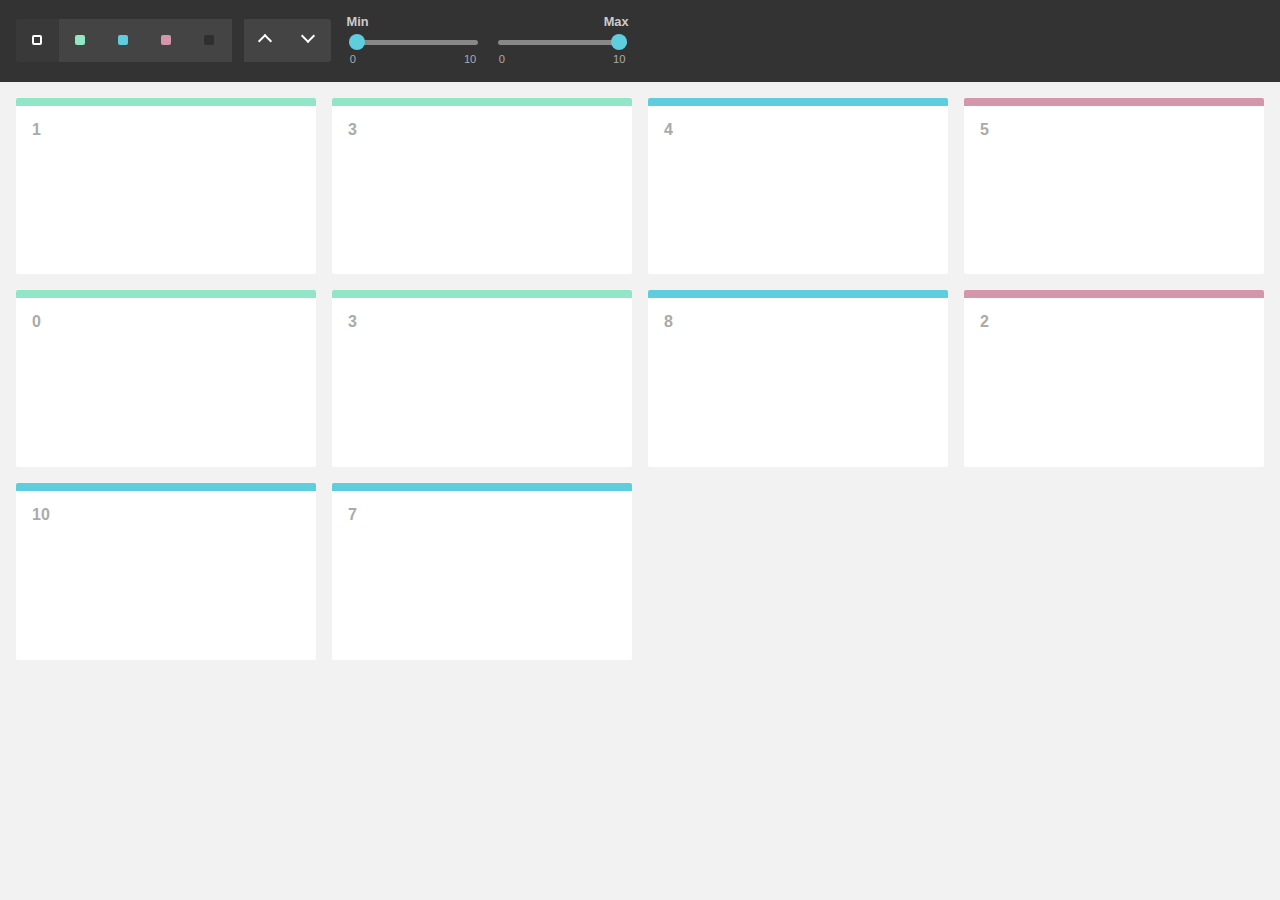
<file: patrickkunka-mixitup-61dac05/demos/filtering-by-range/index.html>
<!DOCTYPE html>
<html>
    <head>
        <meta name="viewport" content="width=device-width, initial-scale=1">

        <link href="../reset.css" rel="stylesheet"/>
        <link href="./style.css" rel="stylesheet"/>

        <title>MixItUp Demo - Filtering by Range</title>

        <!--
        This demo hooks into MixItUp's plugins API to provide a means of applying
        additional non-selector-based contraints to our filtering logic, such as a
        minimum and maximum range.

        Although this demo uses the native <input type="range"> only, you are free to use any
        specialised range slider UI library instead (e.g. Bootstrap, jQuery UI, etc). Simply
        update the `getRange()` function to read values in from your plugin's API instead.

        NB: REQUIRES MixItUp v3.3.0 OR LATER!
        -->
    </head>
    <body>
        <div class="controls">
            <button type="button" class="control" data-filter="all">All</button>
            <button type="button" class="control" data-filter=".green">Green</button>
            <button type="button" class="control" data-filter=".blue">Blue</button>
            <button type="button" class="control" data-filter=".pink">Pink</button>
            <button type="button" class="control" data-filter="none">None</button>

            <button type="button" class="control" data-sort="size:asc">Asc</button>
            <button type="button" class="control" data-sort="size:desc">Desc</button>

            <datalist id="sizeLegend">
                <option value="0">
                <option value="1">
                <option value="2">
                <option value="3">
                <option value="4">
                <option value="6">
                <option value="7">
                <option value="8">
                <option value="9">
                <option value="10">
            </datalist>

            <div class="range-slider">
                <label class="range-slider-label">Min</label>

                <input name="minSize" class="range-slider-input" type="range" min="0" max="10" value="0" list="sizeLegend"/>
            </div>

            <div class="range-slider">
                <label class="range-slider-label">Max</label>

                <input name="maxSize" class="range-slider-input" type="range" min="0" max="10" value="10" list="sizeLegend"/>
            </div>
        </div>

        <div class="container" data-ref="container">
            <div class="mix green" data-size="1"></div>
            <div class="mix green" data-size="3"></div>
            <div class="mix blue" data-size="4"></div>
            <div class="mix pink" data-size="5"></div>
            <div class="mix green" data-size="0"></div>
            <div class="mix green" data-size="3"></div>
            <div class="mix blue" data-size="8"></div>
            <div class="mix pink" data-size="2"></div>
            <div class="mix blue" data-size="10"></div>
            <div class="mix blue" data-size="7"></div>

            <div class="gap"></div>
            <div class="gap"></div>
            <div class="gap"></div>
        </div>

        <script src="../mixitup.min.js"></script>

        <script>
            var container = document.querySelector('[data-ref="container"]');
            var minSizeRangeInput = document.querySelector('[name="minSize"]');
            var maxSizeRangeInput = document.querySelector('[name="maxSize"]');

            var mixer = mixitup(container, {
                animation: {
                    duration: 350
                }
            });

            /**
             * Reads the values from our two native range inputs, returning an object
             * with `min` and `max` numeric values.
             *
             * @return {object}
             */

            function getRange() {
                var min = Number(minSizeRangeInput.value);
                var max = Number(maxSizeRangeInput.value);

                return {
                    min: min,
                    max: max
                };
            }

            /**
             * Ensures that the mixer is re-filtered whenever the value of a range
             * input changes.
             *
             * @return {void}
             */

            function handleRangeInputChange() {
                mixer.filter(mixer.getState().activeFilter);
            }

            /**
             * Allows us to manipulate the test result (`true` or `false`) of a
             * target against the current filter selector(s) (e.g. `.blue`).
             *
             * In this case we want to apply an additional constraint of whether or not the
             * target is within an arbitrary range, and override the test result to `false`
             * if not. The function must always return the test result.
             *
             * @param {boolean} testResult
             *     A boolean indicating whether or not the target is passing the current filtering criteria.
             * @param {mixitup.Target} target
             *     A reference to the target being tested
             * @return {boolean}
             */

            function filterTestResult(testResult, target) {
                var size = Number(target.dom.el.getAttribute('data-size'));
                var range = getRange();

                if (size < range.min || size > range.max) {
                    testResult = false;
                }

                return testResult;
            }

            // Using the static method `registerFilter` from the MixItUp plugins API, we can
            // register the above function as a filter, to manipulate the value returned from the
            // `testResultEvaluateHideShow` hook.

            mixitup.Mixer.registerFilter('testResultEvaluateHideShow', 'range', filterTestResult);

            // Listen for change events from the two range inputs

            minSizeRangeInput.addEventListener('change', handleRangeInputChange);
            maxSizeRangeInput.addEventListener('change', handleRangeInputChange);
        </script>
    </body>
</html>
</file>
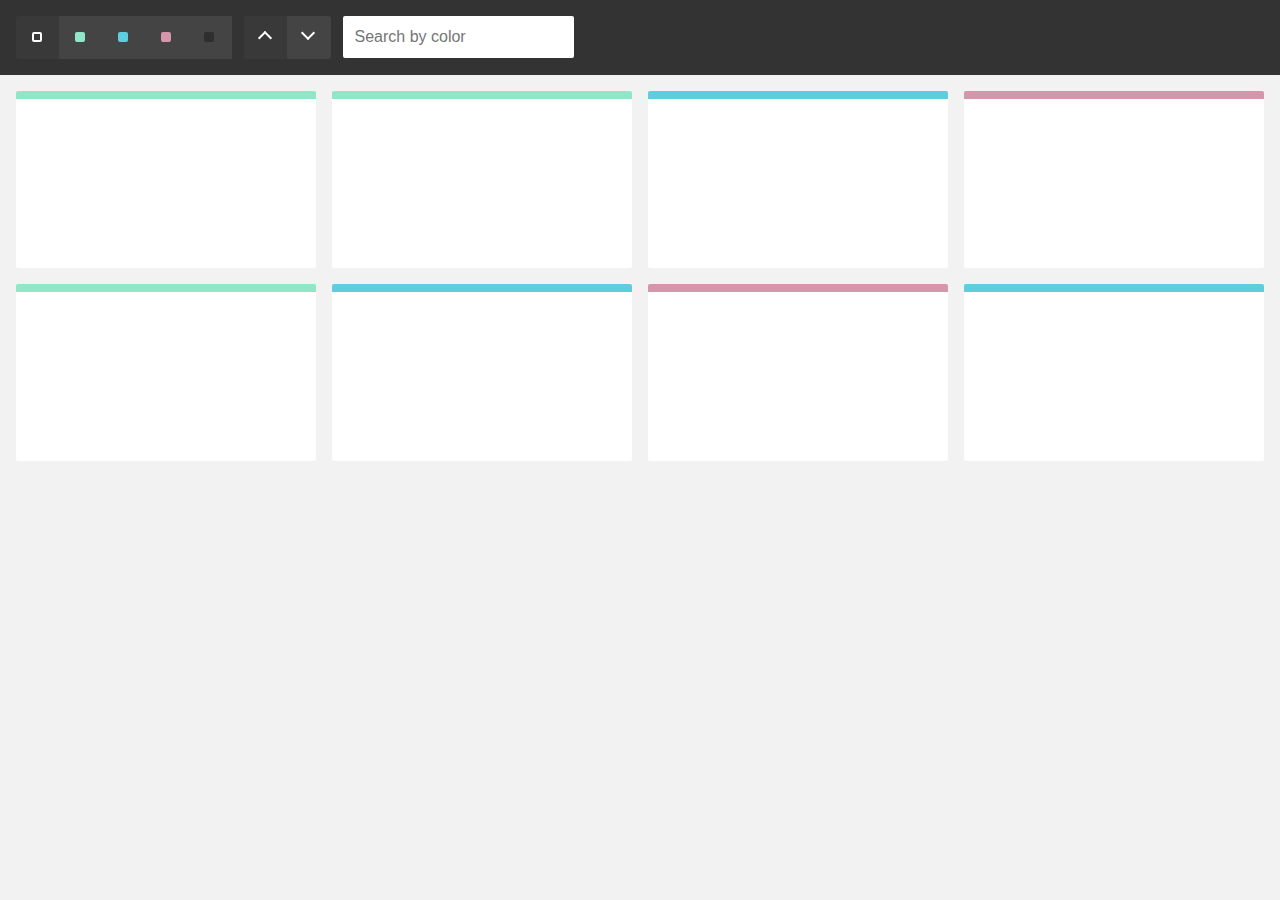
<file: patrickkunka-mixitup-61dac05/demos/filtering-by-text-input/index.html>
<!DOCTYPE html>
<html>
    <head>
        <meta name="viewport" content="width=device-width, initial-scale=1">

        <link href="../reset.css" rel="stylesheet"/>
        <link href="./style.css" rel="stylesheet"/>

        <title>MixItUp Demo - Filtering by Text Input</title>
    </head>
    <body>
        <div class="controls">
            <button type="button" class="control" data-filter="all">All</button>
            <button type="button" class="control" data-filter=".green">Green</button>
            <button type="button" class="control" data-filter=".blue">Blue</button>
            <button type="button" class="control" data-filter=".pink">Pink</button>
            <button type="button" class="control" data-filter="none">None</button>

            <button type="button" class="control" data-sort="default:asc">Asc</button>
            <button type="button" class="control" data-sort="default:desc">Desc</button>

            <input type="text" class="input" data-ref="input-search" placeholder="Search by color"/>
        </div>

        <div class="container" data-ref="container">
            <div class="mix green"></div>
            <div class="mix green"></div>
            <div class="mix blue"></div>
            <div class="mix pink"></div>
            <div class="mix green"></div>
            <div class="mix blue"></div>
            <div class="mix pink"></div>
            <div class="mix blue"></div>

            <div class="gap"></div>
            <div class="gap"></div>
            <div class="gap"></div>
        </div>

        <script src="../mixitup.min.js"></script>

        <script>
            var container = document.querySelector('[data-ref="container"]');
            var inputSearch = document.querySelector('[data-ref="input-search"]');
            var keyupTimeout;

            var mixer = mixitup(container, {
                animation: {
                    duration: 350
                },
                callbacks: {
                    onMixClick: function() {
                        // Reset the search if a filter is clicked

                        if (this.matches('[data-filter]')) {
                            inputSearch.value = '';
                        }
                    }
                }
            });

            // Set up a handler to listen for "keyup" events from the search input

            inputSearch.addEventListener('keyup', function() {
                var searchValue;

                if (inputSearch.value.length < 3) {
                    // If the input value is less than 3 characters, don't send

                    searchValue = '';
                } else {
                    searchValue = inputSearch.value.toLowerCase().trim();
                }

                // Very basic throttling to prevent mixer thrashing. Only search
                // once 350ms has passed since the last keyup event

                clearTimeout(keyupTimeout);

                keyupTimeout = setTimeout(function() {
                    filterByString(searchValue);
                }, 350);
            });

            /**
             * Filters the mixer using a provided search string, which is matched against
             * the contents of each target's "class" attribute. Any custom data-attribute(s)
             * could also be used.
             *
             * @param  {string} searchValue
             * @return {void}
             */

            function filterByString(searchValue) {
                if (searchValue) {
                    // Use an attribute wildcard selector to check for matches

                    mixer.filter('[class*="' + searchValue + '"]');
                } else {
                    // If no searchValue, treat as filter('all')

                    mixer.filter('all');
                }
            }
        </script>
    </body>
</html>
</file>
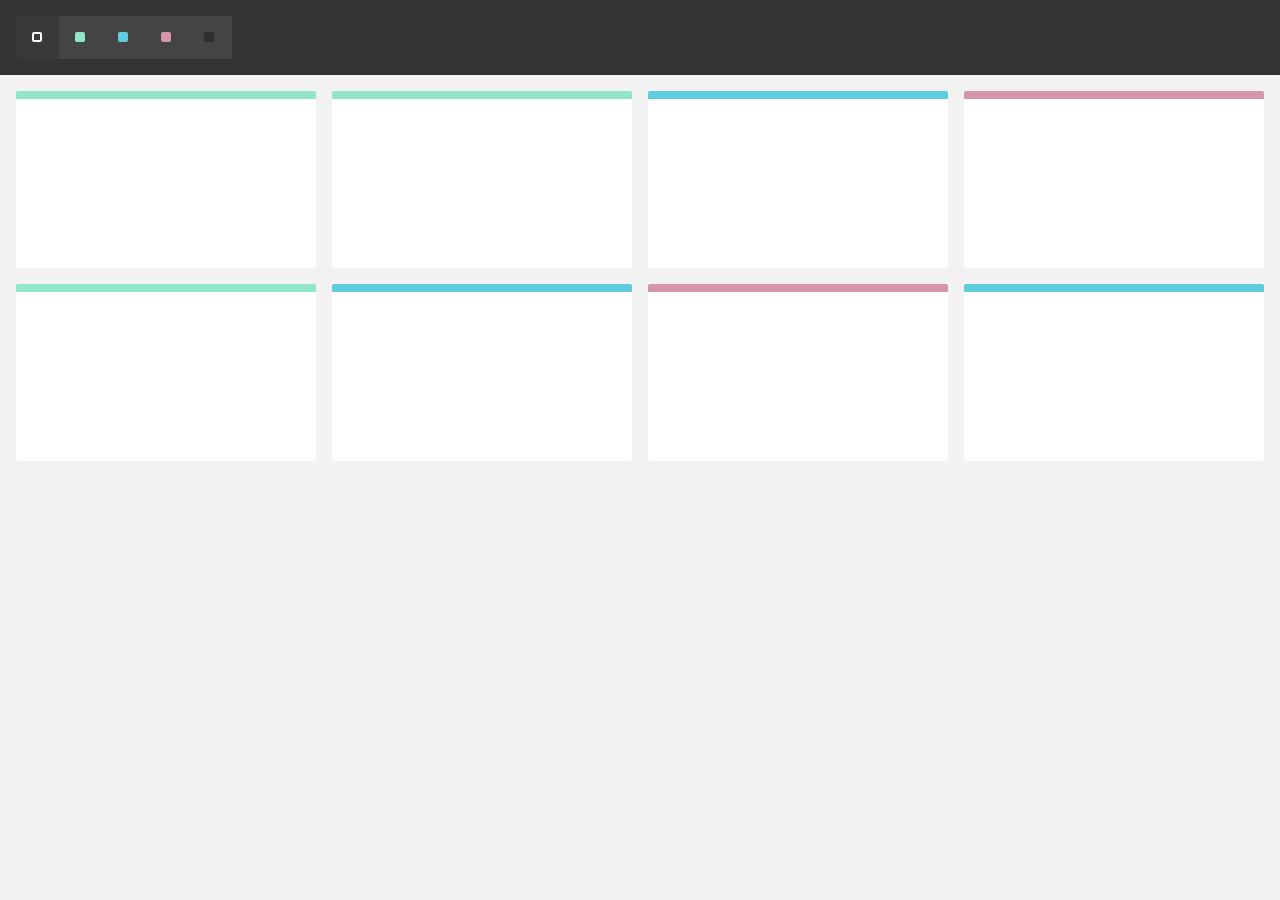
<file: patrickkunka-mixitup-61dac05/demos/filtering-by-url/index.html>
<!DOCTYPE html>
<html>
    <head>
        <meta name="viewport" content="width=device-width, initial-scale=1">

        <link href="../reset.css" rel="stylesheet"/>
        <link href="./style.css" rel="stylesheet"/>

        <title>MixItUp Demo - Filtering by URL</title>
    </head>
    <body>
        <div class="controls">
            <button type="button" class="control" data-filter="all">All</button>
            <button type="button" class="control" data-filter=".green">Green</button>
            <button type="button" class="control" data-filter=".blue">Blue</button>
            <button type="button" class="control" data-filter=".pink">Pink</button>
            <button type="button" class="control" data-filter="none">None</button>
        </div>

        <div class="container">
            <div class="mix green"></div>
            <div class="mix green"></div>
            <div class="mix blue"></div>
            <div class="mix pink"></div>
            <div class="mix green"></div>
            <div class="mix blue"></div>
            <div class="mix pink"></div>
            <div class="mix blue"></div>

            <div class="gap"></div>
            <div class="gap"></div>
            <div class="gap"></div>
        </div>

        <script src="../mixitup.min.js"></script>

        <script>
            // As we have no server-side application or routes, we will use
            // a URL "hash" for this demo, but we chould just as easily use
            // a URL route segment.

            // As we will use the target selector in several parts of the demo,
            // we will declare it as a variable here.

            var targetSelector = '.mix';

            /**
             * Reads a hash from the URL (if present), and converts it into a class
             * selector string. E.g "#green" -> ".green". Otherwise, defaults
             * to the targetSelector, equivalent to "all"
             *
             * @return {string}
             */

            function getSelectorFromHash() {
                var hash = window.location.hash.replace(/^#/g, '');

                var selector = hash ? '.' + hash : targetSelector;

                return selector;
            }

            /**
             * Updates the URL whenever the current filter changes.
             *
             * @param   {mixitup.State} state
             * @return  {void}
             */

            function setHash(state) {
                var selector = state.activeFilter.selector;
                var newHash = '#' + selector.replace(/^\./g, '');

                if (selector === targetSelector && window.location.hash) {
                    // Equivalent to filter "all", remove the hash

                    history.pushState(null, document.title, window.location.pathname); // or history.replaceState()
                } else if (newHash !== window.location.hash && selector !== targetSelector) {
                    // Change the hash

                    history.pushState(null, document.title, window.location.pathname + newHash); // or history.replaceState()
                }
            }

            // Instantiate and configure the mixer

            var mixer = mixitup('.container', {
                selectors: {
                    target: targetSelector
                },
                load: {
                    filter: getSelectorFromHash() // Ensure that the mixer's initial filter matches the URL on startup
                },
                callbacks: {
                    onMixEnd: setHash // Call the setHash() method at the end of each operation
                }
            });

            // Add an "onhashchange" handler to keep the mixer in sync as the user goes
            // back and forward through their history.

            // NB: This may or may not be the desired behavior for your project. If you don't
            // want MixItUp operations to count as individual history items, simply use
            // 'replaceState()' instead of 'pushState()' within the 'setHash()' function above.
            // In which case this handler would no longer be neccessary.

            window.onhashchange = function() {
                var selector = getSelectorFromHash();

                if (selector === mixer.getState().activeFilter.selector) return; // no change

                mixer.filter(selector);
            };
        </script>
    </body>
</html>
</file>
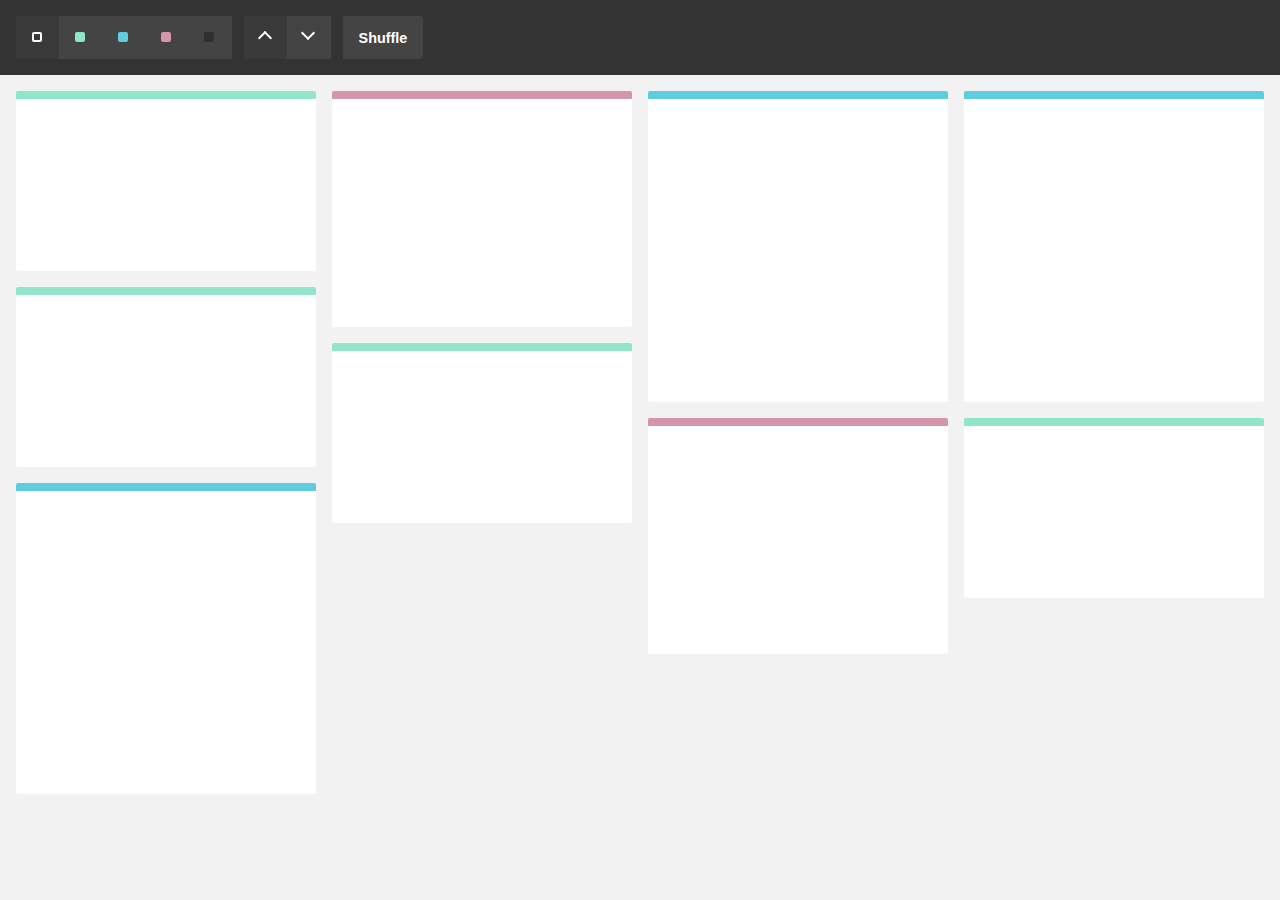
<file: patrickkunka-mixitup-61dac05/demos/grid-columns/index.html>
<!DOCTYPE html>
<html>
    <head>
        <meta name="viewport" content="width=device-width, initial-scale=1">

        <link href="../reset.css" rel="stylesheet"/>
        <link href="./style.css" rel="stylesheet"/>

        <title>MixItUp Demo - Columns Grid</title>
    </head>
    <body>
        <div class="controls">
            <button type="button" class="control" data-filter="all">All</button>
            <button type="button" class="control" data-filter=".green">Green</button>
            <button type="button" class="control" data-filter=".blue">Blue</button>
            <button type="button" class="control" data-filter=".pink">Pink</button>
            <button type="button" class="control" data-filter="none">None</button>

            <button type="button" class="control" data-sort="default:asc">Asc</button>
            <button type="button" class="control" data-sort="default:desc">Desc</button>

            <button type="button" class="control text" data-sort="random">Shuffle</button>
        </div>

        <div class="container">
            <div class="mix green"></div>
            <div class="mix green"></div>
            <div class="mix blue"></div>
            <div class="mix pink"></div>
            <div class="mix green"></div>
            <div class="mix blue"></div>
            <div class="mix pink"></div>
            <div class="mix blue"></div>
            <div class="mix green"></div>
        </div>

        <script src="../mixitup.min.js"></script>

        <script>
            var containerEl = document.querySelector('.container');

            var mixer = mixitup(containerEl, {
                animation: {
                    animateResizeContainer: false // required to prevent column algorithm bug
                }
            });

            // NB: See comments in stylesheet regarding fixes for chrome and safari "flickering"
        </script>
    </body>
</html>
</file>
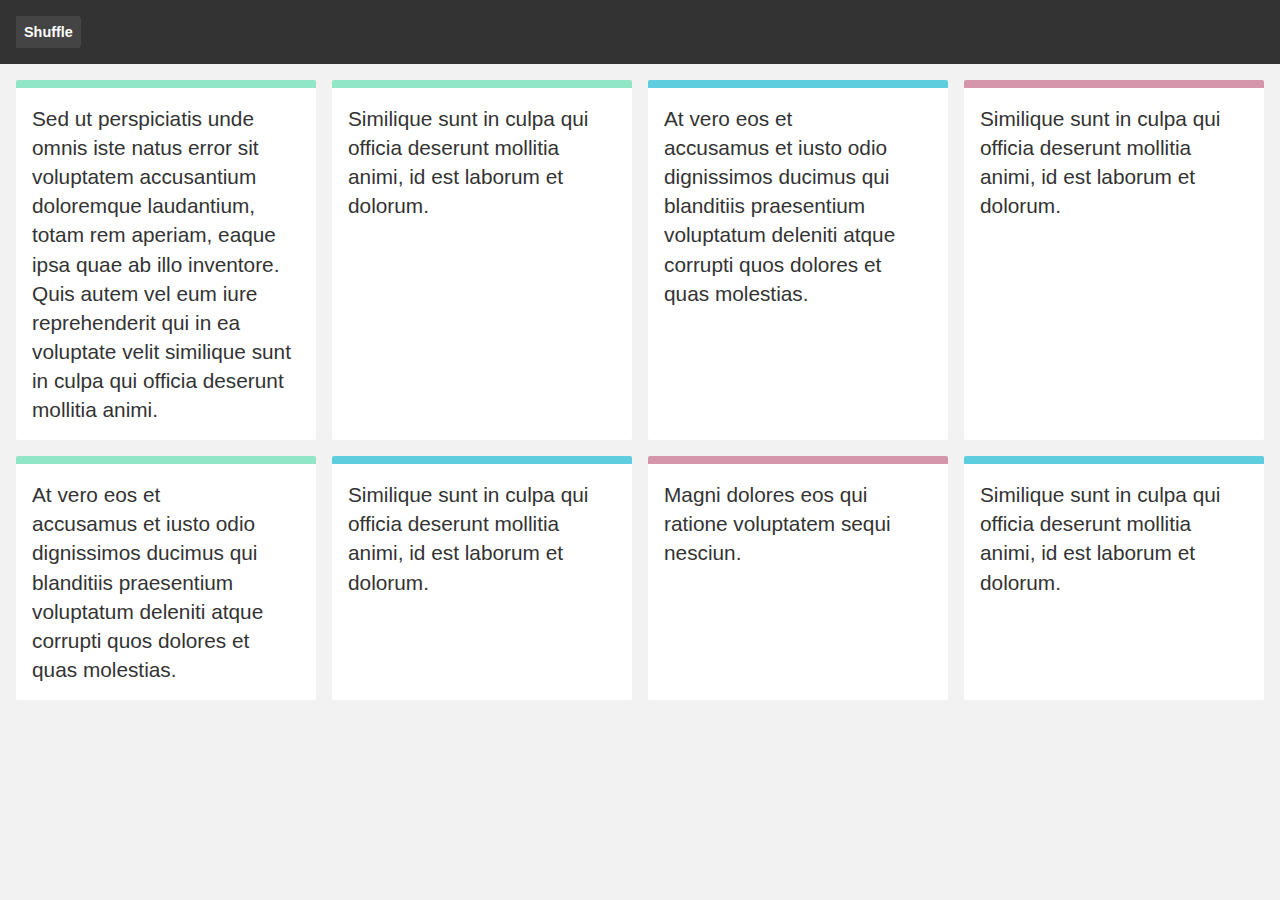
<file: patrickkunka-mixitup-61dac05/demos/grid-flex-box-matching-heights/index.html>
<!DOCTYPE html>
<html>
    <head>
        <meta name="viewport" content="width=device-width, initial-scale=1">

        <link href="../reset.css" rel="stylesheet"/>
        <link href="./style.css" rel="stylesheet"/>

        <title>MixItUp Demo - Flex-box Grid with Matching Heights</title>
    </head>
    <body>
        <div class="controls">
            <button type="button" class="control" data-sort="random">Shuffle</button>
        </div>

        <div class="container">
            <div class="mix green">
                <p>Sed ut perspiciatis unde omnis iste natus error sit voluptatem accusantium doloremque laudantium, totam rem aperiam, eaque ipsa quae ab illo inventore. Quis autem vel eum iure reprehenderit qui in ea voluptate velit similique sunt in culpa qui officia deserunt mollitia animi.</p>
            </div>

            <div class="mix green">
                <p>Similique sunt in culpa qui officia deserunt mollitia animi, id est laborum et dolorum.</p>
            </div>

            <div class="mix blue">
                <p>At vero eos et accusamus et iusto odio dignissimos ducimus qui blanditiis praesentium voluptatum deleniti atque corrupti quos dolores et quas molestias.<p>
            </div>

            <div class="mix pink">
                <p>Similique sunt in culpa qui officia deserunt mollitia animi, id est laborum et dolorum.</p>
            </div>

            <div class="mix green">
                <p>At vero eos et accusamus et iusto odio dignissimos ducimus qui blanditiis praesentium voluptatum deleniti atque corrupti quos dolores et quas molestias.<p>
            </div>

            <div class="mix blue">
                <p>Similique sunt in culpa qui officia deserunt mollitia animi, id est laborum et dolorum.</p>
            </div>

            <div class="mix pink">
                <p>Magni dolores eos qui ratione voluptatem sequi nesciun.</p>
            </div>

            <div class="mix blue">
                <p>Similique sunt in culpa qui officia deserunt mollitia animi, id est laborum et dolorum.</p>
            </div>

            <div class="gap"></div>
            <div class="gap"></div>
            <div class="gap"></div>
        </div>

        <script src="../mixitup.min.js"></script>

        <script>
            var containerEl = document.querySelector('.container');

            var mixer = mixitup(containerEl, {
                animation: {
                    animateResizeTargets: true
                }
            });
        </script>
    </body>
</html>
</file>
<file: css/style.css>
/* general CSS */

body {
    margin: 0 auto;
    padding: 0;
    box-sizing: border-box;
    font-family: 'Quicksand', sans-serif;
    background: #fff;
    color: #000;
    overflow-x: hidden;
}

ul {
    list-style: none;
}

img {
    max-width: 100%;

}

/* links */

a {
    text-decoration: none !important;
    color: #999;
    transition: all 0.5s ease-in-out;
}

a:hover {
    color: #ff735c !important;
}

/* navbar */

.navbar {
    position: relative;
}

.navbar-collapse {
    text-align: center;
}

.navbar-light .navbar-toggler:focus {
    color: #000;
    box-shadow: 0 0 0 2px;
}

.navbar .navbar-brand {
    padding-left: 2.0rem;
}

.navbar ul li {
    position: relative;
    padding-right: 2.0rem;
    margin-left: 2.5rem;
    margin-right: 1rem;
}

.navbar ul li a {
    position: relative;
    display: block;
    font-family: "Poppins", sans-serif;
    font-size: 14px;
    font-weight: 600;
    line-height: 14px;
    letter-spacing: 1.6px;
    text-transform: uppercase;
    color: #999;
}

/* banner content */

.banner-section {
    position: relative;
    padding-top: 1rem;
    padding-bottom: 3rem;
}

.banner-title {
    position: relative;
    margin: 0;
    padding-top: 3rem;
    padding-bottom: 2rem;
    font-family: "Poppins", "sans-serif";
    font-size: 40px;
    font-weight: 400;
    letter-spacing: 1px;
    color: #000;
}

.banner-section .banner-desc {
    position: relative;
    font-size: 22px;
    font-weight: 500;
}

.banner-section .banner-btn {
    position: relative;
    font-size: 16px;
    font-weight: 600;
    letter-spacing: 2px;
    text-transform: uppercase;
    color: #a5a7a7;
}

/* about content */

.about-section {
    position: relative;
    padding-bottom: 3rem;
}

.about-section .container {
    padding-bottom: 2rem;
}

.about-section .about-title {
    position: relative;
    margin: 0;
    padding-top: 3rem;
    padding-bottom: 2rem;
    font-family: "Poppins", sans-serif;
    font-size: 40px;
    font-weight: 400;
    letter-spacing: 1px;
    text-transform: capitalize;
    color: #000;
}

.about-section .about-desc {
    position: relative;
    font-size: 22px;
    font-weight: 500;
}

/* interviews about */

.interviews-heading .text-center {
    padding-left: 200px;
    padding-right: 200px;
    text-align: center;
}

/* interviews heading */

.interviews-heading {
    position: relative;
    padding-bottom: 1rem;
}

.interviews-heading .interviews-headline {
    position: relative;
    font-family: "Poppins", sans-serif;
    font-size: 35px; 
    font-weight: 400;
    letter-spacing: 1px;
    text-transform: capitalize;
    color: #000;
}

.interviews-heading .interviews-desc {
    position: relative;
    font-size: 22px;
    font-weight: 500;
}

#product {
    padding: 3rem 0;
}

.controls {
    text-align: center;
    margin-bottom: 3rem;
}

.control {
    display: inline-block;
    padding: 1rem 2.0rem;
    margin: 1rem 0.5rem;
    border: none;
    outline: none;
    border-radius: 2.5rem;
    font-weight: 600;
    color: white;
    background: #ff735c;
    cursor: pointer;
}

.control2 {
    display: inline-block;
    padding: 1rem 2.0rem;
    margin: 1rem 0.5rem;
    border: none;
    outline: none;
    border-radius: 2.5rem;
    font-weight: 600;
    color: white;
    background: #000000;
    cursor: pointer;
}

.control.mixitup-control-active {
    background: #e84127;
}

.products {
    display: flex;
    flex-wrap: wrap;
    align-items: center;
    justify-content: center;
    gap: 2rem;
}

.response-btn {
    margin: 15px;
}

.response1-btn {
    width: 350px;
    text-align: left;
    background: #222;
    color: #fff;
    border-radius: 4px;
    padding: 12px;
}

.response2-btn {
    width: 350px;
    text-align: left;
    background: #e84127;
    color: #fff;
    border-radius: 4px;
    padding: 12px;
}

.mix {
    max-width: 50rem;
}

/* interviews content */

.popup .overlay {
    position: fixed;
    top: 0px;
    left: 0px;
    width: 100vw;
    height: 100vh;
    background: rgba(0, 0, 0, 0.7);
    z-index: 1;
    display: none;
}

.popup .content {
    position: absolute;
    top: 50%;
    left: 50%;
    transform: translate(-50%, -50%) scale(0);
    background: #fff;
    width: 750px;
    height: 75%;
    z-index: 2;
    padding: 20px;
    box-sizing: border-box;
}

.popup .close-btn {
    cursor: pointer;
    position: absolute;
    right: 20px;
    top: 20px;
    width: 30px;
    height: 30px;
    background: #222;
    color: #fff;
    font-size: 25px;
    font-weight: 600;
    line-height: 30px;
    text-align: center;
    border-radius: 50%;
}

.popup.active .overlay {
    display: block;
}

.popup.active .content {
    transition: all 300ms ease-in-out;
    transform: translate(-50%, -50%) scale(1);
}

/* footer */

.footer {
    width: 100%;
    color: #000000;
    font-weight: 300;
    background: #f7f7f7;
    text-align: center;
    padding: 25px 0;
    margin-top: 20px;
}
</file>
<file: patrickkunka-mixitup-61dac05/demos/attribute-selectors/style.css>
html,
body {
    height: 100%;
    background: #f2f2f2;
}

*,
*:before,
*:after {
    box-sizing: border-box;
}

/* Controls
---------------------------------------------------------------------- */

.controls {
    padding: 1rem;
    background: #333;
    font-size: 0.1px;
}

.control {
    position: relative;
    display: inline-block;
    width: 2.7rem;
    height: 2.7rem;
    background: #444;
    cursor: pointer;
    font-size: 0.1px;
    color: white;
    transition: background 150ms;
}

.control:hover {
    background: #3f3f3f;
}

.control[data-filter]:after {
    content: '';
    position: absolute;
    width: 10px;
    height: 10px;
    top: calc(50% - 6px);
    left: calc(50% - 6px);
    border: 2px solid currentColor;
    border-radius: 2px;
    background: currentColor;
    transition: background-color 150ms, border-color 150ms;
}

.control[data-sort]:after {
    content: '';
    position: absolute;
    width: 10px;
    height: 10px;
    border-top: 2px solid;
    border-left: 2px solid;
    top: calc(50% - 6px);
    left: calc(50% - 6px);
    transform:  translateY(1px) rotate(45deg);
}

.control[data-sort*=":desc"]:after {
    transform:  translateY(-4px) rotate(-135deg);
}

.mixitup-control-active {
    background: #393939;
}

.mixitup-control-active[data-filter]:after {
    background: transparent;
}

.control:first-of-type {
    border-radius: 3px 0 0 3px;
}

.control:last-of-type {
    border-radius: 0 3px 3px 0;
}

.control[data-filter] + .control[data-sort] {
    margin-left: .75rem;
}

.control[data-filter=".green"] {
    color: #91e6c7;
}

.control[data-filter=".blue"] {
    color: #5ecdde;
}

.control[data-filter=".pink"] {
    color: #d595aa;
}

.control[data-filter="none"] {
    color: #2f2f2f;
}

/* Container
---------------------------------------------------------------------- */

.container {
    padding: 1rem;
    text-align: justify;
    font-size: 0.1px;
}

.container:after {
    content: '';
    display: inline-block;
    width: 100%;
}

/* Grid Items
---------------------------------------------------------------------- */

.item,
.gap {
    display: inline-block;
    vertical-align: top;
}

.item {
    background: #fff;
    border-top: .5rem solid currentColor;
    border-radius: 2px;
    margin-bottom: 1rem;
    position: relative;
}

.item:before {
    content: '';
    display: inline-block;
    padding-top: 56.25%;
}

.item.green {
    color: #91e6c7;
}

.item.pink {
    color: #d595aa;
}

.item.blue {
    color: #5ecdde;
}

/* Grid Breakpoints
---------------------------------------------------------------------- */

/* 2 Columns */

.item,
.gap {
    width: calc(100%/2 - (((2 - 1) * 1rem) / 2));
}

/* 3 Columns */

@media screen and (min-width: 541px) {
    .item,
    .gap {
        width: calc(100%/3 - (((3 - 1) * 1rem) / 3));
    }
}

/* 4 Columns */

@media screen and (min-width: 961px) {
    .item,
    .gap {
        width: calc(100%/4 - (((4 - 1) * 1rem) / 4));
    }
}

/* 5 Columns */

@media screen and (min-width: 1281px) {
    .item,
    .gap {
        width: calc(100%/5 - (((5 - 1) * 1rem) / 5));
    }
}
</file>
<file: patrickkunka-mixitup-61dac05/demos/basic-ie-8/style.css>
html,
body {
    height: 100%;
    background: #f2f2f2;
}

*,
*:before,
*:after {
    box-sizing: border-box;
}

/* Controls
---------------------------------------------------------------------- */

.controls {
    padding: 16px;
    background: #333;
    font-size: 0.1px;
}

.control {
    position: relative;
    display: inline-block;
    vertical-align: top;
    padding: 10px;
    font-size: 15px;
    height: 35px;
    min-width: 25px;
    background: #444;
    cursor: pointer;
    color: white;
    font-weight: 800;
    transition: background 150ms;
}

.control:hover {
    background: #3f3f3f;
}

.control[data-sort*=":desc"]:after {
    transform:  translateY(-4px) rotate(-135deg);
}

.mixitup-control-active {
    background: #393939;
}

.control[data-filter="all"] {
    background: #fff;
}

.control[data-filter=".green"] {
    background: #91e6c7;
}

.control[data-filter=".blue"] {
    background: #5ecdde;
}

.control[data-filter=".pink"] {
    background: #d595aa;
}

.control[data-filter="none"] {
    background: #2f2f2f;
}

/* Container
---------------------------------------------------------------------- */

.container {
    padding: 16px;
    text-align: justify;
    font-size: 0.1px;
}

.container:after {
    content: '';
    display: inline-block;
    width: 100%;
}

/* Target Elements
---------------------------------------------------------------------- */

.mix,
.gap {
    display: inline-block;
    vertical-align: top;
}

.mix {
    background: #fff;
    border-top: 8px solid transparent;
    border-radius: 2px;
    margin-bottom: 1.25%;
    position: relative;
}

.mix:before {
    content: '';
    display: inline-block;
    padding-top: 56.25%;
}

.mix.green {
    border-top-color: #91e6c7;
}

.mix.pink {
    border-top-color: #d595aa;
}

.mix.blue {
    border-top-color: #5ecdde;
}

.mix,
.gap {
    width: 24%;
}
</file>
<file: patrickkunka-mixitup-61dac05/demos/basic/style.css>
html,
body {
    height: 100%;
    background: #f2f2f2;
}

*,
*:before,
*:after {
    box-sizing: border-box;
}

/* Controls
---------------------------------------------------------------------- */

.controls {
    padding: 1rem;
    background: #333;
    font-size: 0.1px;
}

.control {
    position: relative;
    display: inline-block;
    width: 2.7rem;
    height: 2.7rem;
    background: #444;
    cursor: pointer;
    font-size: 0.1px;
    color: white;
    transition: background 150ms;
}

.control:hover {
    background: #3f3f3f;
}

.control[data-filter]:after {
    content: '';
    position: absolute;
    width: 10px;
    height: 10px;
    top: calc(50% - 6px);
    left: calc(50% - 6px);
    border: 2px solid currentColor;
    border-radius: 2px;
    background: currentColor;
    transition: background-color 150ms, border-color 150ms;
}

.control[data-sort]:after {
    content: '';
    position: absolute;
    width: 10px;
    height: 10px;
    border-top: 2px solid;
    border-left: 2px solid;
    top: calc(50% - 6px);
    left: calc(50% - 6px);
    transform:  translateY(1px) rotate(45deg);
}

.control[data-sort*=":desc"]:after {
    transform:  translateY(-4px) rotate(-135deg);
}

.mixitup-control-active {
    background: #393939;
}

.mixitup-control-active[data-filter]:after {
    background: transparent;
}

.control:first-of-type {
    border-radius: 3px 0 0 3px;
}

.control:last-of-type {
    border-radius: 0 3px 3px 0;
}

.control[data-filter] + .control[data-sort] {
    margin-left: .75rem;
}

.control[data-filter=".green"] {
    color: #91e6c7;
}

.control[data-filter=".blue"] {
    color: #5ecdde;
}

.control[data-filter=".pink"] {
    color: #d595aa;
}

.control[data-filter="none"] {
    color: #2f2f2f;
}

/* Container
---------------------------------------------------------------------- */

.container {
    padding: 1rem;
    text-align: justify;
    font-size: 0.1px;
}

.container:after {
    content: '';
    display: inline-block;
    width: 100%;
}

/* Target Elements
---------------------------------------------------------------------- */

.mix,
.gap {
    display: inline-block;
    vertical-align: top;
}

.mix {
    background: #fff;
    border-top: .5rem solid currentColor;
    border-radius: 2px;
    margin-bottom: 1rem;
    position: relative;
}

.mix:before {
    content: '';
    display: inline-block;
    padding-top: 56.25%;
}

.mix.green {
    color: #91e6c7;
}

.mix.pink {
    color: #d595aa;
}

.mix.blue {
    color: #5ecdde;
}

/* Grid Breakpoints
---------------------------------------------------------------------- */

/* 2 Columns */

.mix,
.gap {
    width: calc(100%/2 - (((2 - 1) * 1rem) / 2));
}

/* 3 Columns */

@media screen and (min-width: 541px) {
    .mix,
    .gap {
        width: calc(100%/3 - (((3 - 1) * 1rem) / 3));
    }
}

/* 4 Columns */

@media screen and (min-width: 961px) {
    .mix,
    .gap {
        width: calc(100%/4 - (((4 - 1) * 1rem) / 4));
    }
}

/* 5 Columns */

@media screen and (min-width: 1281px) {
    .mix,
    .gap {
        width: calc(100%/5 - (((5 - 1) * 1rem) / 5));
    }
}
</file>
<file: patrickkunka-mixitup-61dac05/demos/checkboxes-with-reset-checkbox/style.css>
html,
body {
    height: 100%;
    background: #f2f2f2;
}

*,
*:before,
*:after {
    box-sizing: border-box;
}

/* Controls
---------------------------------------------------------------------- */

.controls {
    padding: 1rem;
    background: #333;
    font-size: 0.1px;
}

.control {
    position: relative;
    display: inline-block;
    width: 2.7rem;
    height: 2.7rem;
    background: #444;
    cursor: pointer;
    font-size: 0.1px;
    color: white;
    transition: background 150ms;
}

.control:hover {
    background: #3f3f3f;
}

.control[data-filter]:after {
    content: '';
    position: absolute;
    width: 10px;
    height: 10px;
    top: calc(50% - 6px);
    left: calc(50% - 6px);
    border: 2px solid currentColor;
    border-radius: 2px;
    background: currentColor;
    transition: background-color 150ms, border-color 150ms;
}

.control[data-sort]:after {
    content: '';
    position: absolute;
    width: 10px;
    height: 10px;
    border-top: 2px solid;
    border-left: 2px solid;
    top: calc(50% - 6px);
    left: calc(50% - 6px);
    transform:  translateY(1px) rotate(45deg);
}

.control[data-sort*=":desc"]:after {
    transform:  translateY(-4px) rotate(-135deg);
}

.mixitup-control-active {
    background: #393939;
}

.mixitup-control-active[data-filter]:after {
    background: transparent;
}

.control:first-of-type {
    border-radius: 3px 0 0 3px;
}

.control:last-of-type {
    border-radius: 0 3px 3px 0;
}

.checkbox-group {
    display: inline-block;
    padding: .5rem;
    background: #2a2a2a;
    margin-right: .75rem;
    vertical-align: top;
}

.checkbox {
    text-align: justify;
}

.checkbox:after {
    content: '';
    display: inline-block;
    width: 100%;
}

.checkbox-input,
.checkbox-label {
    display: inline-block;
}

.checkbox-label {
    color: white;
    font-family: 'helvetica-neue', arial, sans-serif;
    font-size: .9rem;
    margin-right: .5rem;
}

/* Container
---------------------------------------------------------------------- */

.container {
    padding: 1rem;
    text-align: justify;
    font-size: 0.1px;
}

.container:after {
    content: '';
    display: inline-block;
    width: 100%;
}

/* Target Elements
---------------------------------------------------------------------- */

.mix,
.gap {
    display: inline-block;
    vertical-align: top;
}

.mix {
    background: #fff;
    border-top: .5rem solid currentColor;
    border-radius: 2px;
    margin-bottom: 1rem;
    position: relative;
}

.mix:before {
    content: '';
    display: inline-block;
    padding-top: 56.25%;
}

.mix.green {
    color: #91e6c7;
}

.mix.pink {
    color: #d595aa;
}

.mix.blue {
    color: #5ecdde;
}

/* Grid Breakpoints
---------------------------------------------------------------------- */

/* 2 Columns */

.mix,
.gap {
    width: calc(100%/2 - (((2 - 1) * 1rem) / 2));
}

/* 3 Columns */

@media screen and (min-width: 541px) {
    .mix,
    .gap {
        width: calc(100%/3 - (((3 - 1) * 1rem) / 3));
    }
}

/* 4 Columns */

@media screen and (min-width: 961px) {
    .mix,
    .gap {
        width: calc(100%/4 - (((4 - 1) * 1rem) / 4));
    }
}

/* 5 Columns */

@media screen and (min-width: 1281px) {
    .mix,
    .gap {
        width: calc(100%/5 - (((5 - 1) * 1rem) / 5));
    }
}
</file>
<file: patrickkunka-mixitup-61dac05/demos/checkboxes/style.css>
html,
body {
    height: 100%;
    background: #f2f2f2;
}

*,
*:before,
*:after {
    box-sizing: border-box;
}

/* Controls
---------------------------------------------------------------------- */

.controls {
    padding: 1rem;
    background: #333;
    font-size: 0.1px;
}

.control {
    position: relative;
    display: inline-block;
    width: 2.7rem;
    height: 2.7rem;
    background: #444;
    cursor: pointer;
    font-size: 0.1px;
    color: white;
    transition: background 150ms;
}

.control:hover {
    background: #3f3f3f;
}

.control[data-filter]:after {
    content: '';
    position: absolute;
    width: 10px;
    height: 10px;
    top: calc(50% - 6px);
    left: calc(50% - 6px);
    border: 2px solid currentColor;
    border-radius: 2px;
    background: currentColor;
    transition: background-color 150ms, border-color 150ms;
}

.control[data-sort]:after {
    content: '';
    position: absolute;
    width: 10px;
    height: 10px;
    border-top: 2px solid;
    border-left: 2px solid;
    top: calc(50% - 6px);
    left: calc(50% - 6px);
    transform:  translateY(1px) rotate(45deg);
}

.control[data-sort*=":desc"]:after {
    transform:  translateY(-4px) rotate(-135deg);
}

.mixitup-control-active {
    background: #393939;
}

.mixitup-control-active[data-filter]:after {
    background: transparent;
}

.control:first-of-type {
    border-radius: 3px 0 0 3px;
}

.control:last-of-type {
    border-radius: 0 3px 3px 0;
}

.checkbox-group {
    display: inline-block;
    padding: .5rem;
    background: #2a2a2a;
    margin-right: .75rem;
    vertical-align: top;
}

.checkbox {
    text-align: justify;
}

.checkbox:after {
    content: '';
    display: inline-block;
    width: 100%;
}

.checkbox-input,
.checkbox-label {
    display: inline-block;
}

.checkbox-label {
    color: white;
    font-family: 'helvetica-neue', arial, sans-serif;
    font-size: .9rem;
    margin-right: .5rem;
}

/* Container
---------------------------------------------------------------------- */

.container {
    padding: 1rem;
    text-align: justify;
    font-size: 0.1px;
}

.container:after {
    content: '';
    display: inline-block;
    width: 100%;
}

/* Target Elements
---------------------------------------------------------------------- */

.mix,
.gap {
    display: inline-block;
    vertical-align: top;
}

.mix {
    background: #fff;
    border-top: .5rem solid currentColor;
    border-radius: 2px;
    margin-bottom: 1rem;
    position: relative;
}

.mix:before {
    content: '';
    display: inline-block;
    padding-top: 56.25%;
}

.mix.green {
    color: #91e6c7;
}

.mix.pink {
    color: #d595aa;
}

.mix.blue {
    color: #5ecdde;
}

/* Grid Breakpoints
---------------------------------------------------------------------- */

/* 2 Columns */

.mix,
.gap {
    width: calc(100%/2 - (((2 - 1) * 1rem) / 2));
}

/* 3 Columns */

@media screen and (min-width: 541px) {
    .mix,
    .gap {
        width: calc(100%/3 - (((3 - 1) * 1rem) / 3));
    }
}

/* 4 Columns */

@media screen and (min-width: 961px) {
    .mix,
    .gap {
        width: calc(100%/4 - (((4 - 1) * 1rem) / 4));
    }
}

/* 5 Columns */

@media screen and (min-width: 1281px) {
    .mix,
    .gap {
        width: calc(100%/5 - (((5 - 1) * 1rem) / 5));
    }
}
</file>
<file: patrickkunka-mixitup-61dac05/demos/dataset-empty-container/style.css>
html,
body {
    height: 100%;
    background: #f2f2f2;
}

*,
*:before,
*:after {
    box-sizing: border-box;
}

/* Controls
---------------------------------------------------------------------- */

.controls {
    padding: 1rem;
    background: #333;
    font-size: 0.1px;
}

.control {
    position: relative;
    display: inline-block;
    width: 2.7rem;
    height: 2.7rem;
    background: #444;
    cursor: pointer;
    font-size: 0.1px;
    color: white;
    transition: background 150ms;
}

.control:not(.control-active):hover {
    background: #3f3f3f;
}

.control-filter:after {
    content: '';
    position: absolute;
    width: 10px;
    height: 10px;
    top: calc(50% - 6px);
    left: calc(50% - 6px);
    border: 2px solid currentColor;
    border-radius: 2px;
    background: currentColor;
    transition: background-color 150ms, border-color 150ms;
}

.control-sort:after {
    content: '';
    position: absolute;
    width: 10px;
    height: 10px;
    border-top: 2px solid;
    border-left: 2px solid;
    top: calc(50% - 6px);
    left: calc(50% - 6px);
    transform:  translateY(1px) rotate(45deg);
}

.control-sort[data-order="desc"]:after {
    transform:  translateY(-4px) rotate(-135deg);
}

.control-active {
    background: #393939;
}

.control-filter.control-active:after {
    background: transparent;
}

.control:first-of-type {
    border-radius: 3px 0 0 3px;
}

.control:last-of-type {
    border-radius: 0 3px 3px 0;
}

.control-filter + .control-sort {
    margin-left: .75rem;
}

.control-filter[data-color="green"] {
    color: #91e6c7;
}

.control-filter[data-color="blue"] {
    color: #5ecdde;
}

.control-filter[data-color="pink"] {
    color: #d595aa;
}

.control-filter[data-color="none"] {
    color: #2f2f2f;
}

/* Container
---------------------------------------------------------------------- */

.container {
    padding: 1rem;
    text-align: justify;
    font-size: 0.1px;
}

.container:after {
    content: '';
    display: inline-block;
    width: 100%;
}

/* Target Elements
---------------------------------------------------------------------- */

.item,
.gap {
    display: inline-block;
    vertical-align: top;
}

.item {
    background: #fff;
    border-top: .5rem solid currentColor;
    border-radius: 2px;
    margin-bottom: 1rem;
    position: relative;
}

.item:before {
    content: '';
    display: inline-block;
    padding-top: 56.25%;
}

.item.green {
    color: #91e6c7;
}

.item.pink {
    color: #d595aa;
}

.item.blue {
    color: #5ecdde;
}

.item .published-date {
    position: absolute;
    top: 0;
    left: 0;
    padding: 1rem;
    font-size: 1rem;
    color: #333;
    font-family: 'helvetica-neue', arial, sans-serif;
    font-weight:  700;
}

/* Grid Breakpoints
---------------------------------------------------------------------- */

/* 2 Columns */

.item,
.gap {
    width: calc(100%/2 - (((2 - 1) * 1rem) / 2));
}

/* 3 Columns */

@media screen and (min-width: 541px) {
    .item,
    .gap {
        width: calc(100%/3 - (((3 - 1) * 1rem) / 3));
    }
}

/* 4 Columns */

@media screen and (min-width: 961px) {
    .item,
    .gap {
        width: calc(100%/4 - (((4 - 1) * 1rem) / 4));
    }
}

/* 5 Columns */

@media screen and (min-width: 1281px) {
    .item,
    .gap {
        width: calc(100%/5 - (((5 - 1) * 1rem) / 5));
    }
}
</file>
<file: patrickkunka-mixitup-61dac05/demos/dataset-pre-rendered-targets/style.css>
html,
body {
    height: 100%;
    background: #f2f2f2;
}

*,
*:before,
*:after {
    box-sizing: border-box;
}

/* Controls
---------------------------------------------------------------------- */

.controls {
    padding: 1rem;
    background: #333;
    font-size: 0.1px;
}

.control {
    position: relative;
    display: inline-block;
    width: 2.7rem;
    height: 2.7rem;
    background: #444;
    cursor: pointer;
    font-size: 0.1px;
    color: white;
    transition: background 150ms;
}

.control:not(.control-active):hover {
    background: #3f3f3f;
}

.control-filter:after {
    content: '';
    position: absolute;
    width: 10px;
    height: 10px;
    top: calc(50% - 6px);
    left: calc(50% - 6px);
    border: 2px solid currentColor;
    border-radius: 2px;
    background: currentColor;
    transition: background-color 150ms, border-color 150ms;
}

.control-sort:after {
    content: '';
    position: absolute;
    width: 10px;
    height: 10px;
    border-top: 2px solid;
    border-left: 2px solid;
    top: calc(50% - 6px);
    left: calc(50% - 6px);
    transform:  translateY(1px) rotate(45deg);
}

.control-sort[data-order="desc"]:after {
    transform:  translateY(-4px) rotate(-135deg);
}

.control-active {
    background: #393939;
}

.control-filter.control-active:after {
    background: transparent;
}

.control:first-of-type {
    border-radius: 3px 0 0 3px;
}

.control:last-of-type {
    border-radius: 0 3px 3px 0;
}

.control-filter + .control-sort {
    margin-left: .75rem;
}

.control-filter[data-color="green"] {
    color: #91e6c7;
}

.control-filter[data-color="blue"] {
    color: #5ecdde;
}

.control-filter[data-color="pink"] {
    color: #d595aa;
}

.control-filter[data-color="none"] {
    color: #2f2f2f;
}

/* Container
---------------------------------------------------------------------- */

.container {
    padding: 1rem;
    text-align: justify;
    font-size: 0.1px;
}

.container:after {
    content: '';
    display: inline-block;
    width: 100%;
}

/* Target Elements
---------------------------------------------------------------------- */

.item,
.gap {
    display: inline-block;
    vertical-align: top;
}

.item {
    background: #fff;
    border-top: .5rem solid currentColor;
    border-radius: 2px;
    margin-bottom: 1rem;
    position: relative;
}

.item:before {
    content: '';
    display: inline-block;
    padding-top: 56.25%;
}

.item.green {
    color: #91e6c7;
}

.item.pink {
    color: #d595aa;
}

.item.blue {
    color: #5ecdde;
}

.item .published-date {
    position: absolute;
    top: 0;
    left: 0;
    padding: 1rem;
    font-size: 1rem;
    color: #333;
    font-family: 'helvetica-neue', arial, sans-serif;
    font-weight:  700;
}

/* Grid Breakpoints
---------------------------------------------------------------------- */

/* 2 Columns */

.item,
.gap {
    width: calc(100%/2 - (((2 - 1) * 1rem) / 2));
}

/* 3 Columns */

@media screen and (min-width: 541px) {
    .item,
    .gap {
        width: calc(100%/3 - (((3 - 1) * 1rem) / 3));
    }
}

/* 4 Columns */

@media screen and (min-width: 961px) {
    .item,
    .gap {
        width: calc(100%/4 - (((4 - 1) * 1rem) / 4));
    }
}

/* 5 Columns */

@media screen and (min-width: 1281px) {
    .item,
    .gap {
        width: calc(100%/5 - (((5 - 1) * 1rem) / 5));
    }
}
</file>
<file: patrickkunka-mixitup-61dac05/demos/filtering-by-range/style.css>
html,
body {
    height: 100%;
    background: #f2f2f2;
}

*,
*:before,
*:after {
    box-sizing: border-box;
}

/* Controls
---------------------------------------------------------------------- */

.controls {
    padding: 1rem;
    background: #333;
    font-size: 0.1px;
}

.control {
    position: relative;
    display: inline-block;
    width: 2.7rem;
    height: 2.7rem;
    background: #444;
    cursor: pointer;
    font-size: 0.1px;
    color: white;
    transition: background 150ms;
}

.control:hover {
    background: #3f3f3f;
}

.control[data-filter]:after {
    content: '';
    position: absolute;
    width: 10px;
    height: 10px;
    top: calc(50% - 6px);
    left: calc(50% - 6px);
    border: 2px solid currentColor;
    border-radius: 2px;
    background: currentColor;
    transition: background-color 150ms, border-color 150ms;
}

.control[data-sort]:after {
    content: '';
    position: absolute;
    width: 10px;
    height: 10px;
    border-top: 2px solid;
    border-left: 2px solid;
    top: calc(50% - 6px);
    left: calc(50% - 6px);
    transform:  translateY(1px) rotate(45deg);
}

.control[data-sort*=":desc"]:after {
    transform:  translateY(-4px) rotate(-135deg);
}

.mixitup-control-active {
    background: #393939;
}

.mixitup-control-active[data-filter]:after {
    background: transparent;
}

.control:first-of-type {
    border-radius: 3px 0 0 3px;
}

.control:last-of-type {
    border-radius: 0 3px 3px 0;
}

.control[data-filter] + .control[data-sort] {
    margin-left: .75rem;
}

.control[data-filter=".green"] {
    color: #91e6c7;
}

.control[data-filter=".blue"] {
    color: #5ecdde;
}

.control[data-filter=".pink"] {
    color: #d595aa;
}

.control[data-filter="none"] {
    color: #2f2f2f;
}

.range-slider {
    margin: 0 1rem;
    display: inline-block;
    vertical-align: middle;
    position: relative;
}

.range-slider:last-child {
    margin-left: 0;
}

.range-slider::before,
.range-slider::after,
.range-slider-label {
    font-family: 'helvetica-neue', arial, sans-serif;
}

.range-slider::before,
.range-slider::after {
    font-size: .7rem;
    color: #aaa;
    content: '0';
    position: absolute;
    bottom: 0;
    left: 0;
    padding: 0 .2rem;
}

.range-slider::after {
    content: '10';
    left: auto;
    right: 0;
}

.range-slider-label {
    display: block;
    font-size: .8rem;
    color: #ccc;
    margin-bottom: .05rem;
    font-weight: 700;
}

.range-slider:last-child .range-slider-label {
    text-align: right;
}

.range-slider-input {
    position: relative;
    background: transparent;
    -webkit-appearance: none;
    margin-bottom: .75rem;
    z-index: 1;
}

.range-slider-input::-webkit-slider-runnable-track {
    width: 300px;
    height: 5px;
    background: #888;
    border: none;
    border-radius: 3px;
    transition: background 150ms;
}

.range-slider-input::-webkit-slider-thumb {
    -webkit-appearance: none;
    border: none;
    height: 16px;
    width: 16px;
    border-radius: 50%;
    background: #5ecdde;
    margin-top: -6px;
}

.range-slider-input:focus {
    outline: none;
}

/* Container
---------------------------------------------------------------------- */

.container {
    padding: 1rem;
    text-align: justify;
    font-size: 0.1px;
}

.container:after {
    content: '';
    display: inline-block;
    width: 100%;
}

/* Target Elements
---------------------------------------------------------------------- */

.mix,
.gap {
    display: inline-block;
    vertical-align: top;
}

.mix {
    background: #fff;
    border-top: .5rem solid currentColor;
    border-radius: 2px;
    margin-bottom: 1rem;
    position: relative;
    font-family: 'helvetica-neue', arial, sans-serif;
}

.mix:before {
    content: '';
    display: inline-block;
    padding-top: 56.25%;
}

.mix.green {
    color: #91e6c7;
}

.mix.pink {
    color: #d595aa;
}

.mix.blue {
    color: #5ecdde;
}

.mix[data-size]:after {
    position: absolute;
    content: attr(data-size);
    font-size: 1rem;
    font-weight: bold;
    color: #aaa;
    padding: 1rem;
    width: 100%;
    top: 0;
    left: 0;
}

/* Grid Breakpoints
---------------------------------------------------------------------- */

/* 2 Columns */

.mix,
.gap {
    width: calc(100%/2 - (((2 - 1) * 1rem) / 2));
}

/* 3 Columns */

@media screen and (min-width: 541px) {
    .mix,
    .gap {
        width: calc(100%/3 - (((3 - 1) * 1rem) / 3));
    }
}

/* 4 Columns */

@media screen and (min-width: 961px) {
    .mix,
    .gap {
        width: calc(100%/4 - (((4 - 1) * 1rem) / 4));
    }
}

/* 5 Columns */

@media screen and (min-width: 1281px) {
    .mix,
    .gap {
        width: calc(100%/5 - (((5 - 1) * 1rem) / 5));
    }
}
</file>
<file: patrickkunka-mixitup-61dac05/demos/filtering-by-text-input/style.css>
html,
body {
    height: 100%;
    background: #f2f2f2;
}

*,
*:before,
*:after {
    box-sizing: border-box;
}

/* Controls
---------------------------------------------------------------------- */

.controls {
    padding: 1rem;
    background: #333;
    font-size: 0.1px;
}

.control {
    position: relative;
    display: inline-block;
    width: 2.7rem;
    height: 2.7rem;
    background: #444;
    cursor: pointer;
    font-size: 0.1px;
    color: white;
    transition: background 150ms;
}

.control:hover {
    background: #3f3f3f;
}

.control[data-filter]:after {
    content: '';
    position: absolute;
    width: 10px;
    height: 10px;
    top: calc(50% - 6px);
    left: calc(50% - 6px);
    border: 2px solid currentColor;
    border-radius: 2px;
    background: currentColor;
    transition: background-color 150ms, border-color 150ms;
}

.control[data-sort]:after {
    content: '';
    position: absolute;
    width: 10px;
    height: 10px;
    border-top: 2px solid;
    border-left: 2px solid;
    top: calc(50% - 6px);
    left: calc(50% - 6px);
    transform:  translateY(1px) rotate(45deg);
}

.control[data-sort*=":desc"]:after {
    transform:  translateY(-4px) rotate(-135deg);
}

.mixitup-control-active {
    background: #393939;
}

.mixitup-control-active[data-filter]:after {
    background: transparent;
}

.control:first-of-type {
    border-radius: 3px 0 0 3px;
}

.control:last-of-type {
    border-radius: 0 3px 3px 0;
}

.control[data-filter] + .control[data-sort] {
    margin-left: .75rem;
}

.control[data-filter=".green"] {
    color: #91e6c7;
}

.control[data-filter=".blue"] {
    color: #5ecdde;
}

.control[data-filter=".pink"] {
    color: #d595aa;
}

.control[data-filter="none"] {
    color: #2f2f2f;
}

.input {
    display: inline-block;
    font-size: 1rem;
    padding: .75rem;
    margin-left: .75rem;
    border-radius: 2px;
    border: 0 none;
    background: white;
    font-family: 'helvetica neue', arial, sans-serif;
    vertical-align: top;
}

/* Container
---------------------------------------------------------------------- */

.container {
    padding: 1rem;
    text-align: justify;
    font-size: 0.1px;
}

.container:after {
    content: '';
    display: inline-block;
    width: 100%;
}

/* Target Elements
---------------------------------------------------------------------- */

.mix,
.gap {
    display: inline-block;
    vertical-align: top;
}

.mix {
    background: #fff;
    border-top: .5rem solid currentColor;
    border-radius: 2px;
    margin-bottom: 1rem;
    position: relative;
}

.mix:before {
    content: '';
    display: inline-block;
    padding-top: 56.25%;
}

.mix.green {
    color: #91e6c7;
}

.mix.pink {
    color: #d595aa;
}

.mix.blue {
    color: #5ecdde;
}

/* Grid Breakpoints
---------------------------------------------------------------------- */

/* 2 Columns */

.mix,
.gap {
    width: calc(100%/2 - (((2 - 1) * 1rem) / 2));
}

/* 3 Columns */

@media screen and (min-width: 541px) {
    .mix,
    .gap {
        width: calc(100%/3 - (((3 - 1) * 1rem) / 3));
    }
}

/* 4 Columns */

@media screen and (min-width: 961px) {
    .mix,
    .gap {
        width: calc(100%/4 - (((4 - 1) * 1rem) / 4));
    }
}

/* 5 Columns */

@media screen and (min-width: 1281px) {
    .mix,
    .gap {
        width: calc(100%/5 - (((5 - 1) * 1rem) / 5));
    }
}
</file>
<file: patrickkunka-mixitup-61dac05/demos/filtering-by-url/style.css>
html,
body {
    height: 100%;
    background: #f2f2f2;
}

*,
*:before,
*:after {
    box-sizing: border-box;
}

/* Controls
---------------------------------------------------------------------- */

.controls {
    padding: 1rem;
    background: #333;
    font-size: 0.1px;
}

.control {
    position: relative;
    display: inline-block;
    width: 2.7rem;
    height: 2.7rem;
    background: #444;
    cursor: pointer;
    font-size: 0.1px;
    color: white;
    transition: background 150ms;
}

.control:hover {
    background: #3f3f3f;
}

.control[data-filter]:after {
    content: '';
    position: absolute;
    width: 10px;
    height: 10px;
    top: calc(50% - 6px);
    left: calc(50% - 6px);
    border: 2px solid currentColor;
    border-radius: 2px;
    background: currentColor;
    transition: background-color 150ms, border-color 150ms;
}

.mixitup-control-active {
    background: #393939;
}

.mixitup-control-active[data-filter]:after {
    background: transparent;
}

.control:first-of-type {
    border-radius: 3px 0 0 3px;
}

.control:last-of-type {
    border-radius: 0 3px 3px 0;
}

.control[data-filter=".green"] {
    color: #91e6c7;
}

.control[data-filter=".blue"] {
    color: #5ecdde;
}

.control[data-filter=".pink"] {
    color: #d595aa;
}

.control[data-filter="none"] {
    color: #2f2f2f;
}

/* Container
---------------------------------------------------------------------- */

.container {
    padding: 1rem;
    text-align: justify;
    font-size: 0.1px;
}

.container:after {
    content: '';
    display: inline-block;
    width: 100%;
}

/* Target Elements
---------------------------------------------------------------------- */

.mix,
.gap {
    display: inline-block;
    vertical-align: top;
}

.mix {
    background: #fff;
    border-top: .5rem solid currentColor;
    border-radius: 2px;
    margin-bottom: 1rem;
    position: relative;
}

.mix:before {
    content: '';
    display: inline-block;
    padding-top: 56.25%;
}

.mix.green {
    color: #91e6c7;
}

.mix.pink {
    color: #d595aa;
}

.mix.blue {
    color: #5ecdde;
}

/* Grid Breakpoints
---------------------------------------------------------------------- */

/* 2 Columns */

.mix,
.gap {
    width: calc(100%/2 - (((2 - 1) * 1rem) / 2));
}

/* 3 Columns */

@media screen and (min-width: 541px) {
    .mix,
    .gap {
        width: calc(100%/3 - (((3 - 1) * 1rem) / 3));
    }
}

/* 4 Columns */

@media screen and (min-width: 961px) {
    .mix,
    .gap {
        width: calc(100%/4 - (((4 - 1) * 1rem) / 4));
    }
}

/* 5 Columns */

@media screen and (min-width: 1281px) {
    .mix,
    .gap {
        width: calc(100%/5 - (((5 - 1) * 1rem) / 5));
    }
}
</file>
<file: patrickkunka-mixitup-61dac05/demos/grid-columns/style.css>
html,
body {
    height: 100%;
    background: #f2f2f2;
}

*,
*:before,
*:after {
    box-sizing: border-box;
}

/* Controls
---------------------------------------------------------------------- */

.controls {
    padding: 1rem;
    background: #333;
    font-size: 0.1px;
}

.control {
    position: relative;
    display: inline-block;
    vertical-align: top;
    width: 2.7rem;
    height: 2.7rem;
    background: #444;
    cursor: pointer;
    font-size: 0.1px;
    color: white;
    transition: background 150ms;
}

.control:hover {
    background: #3f3f3f;
}

.control[data-filter]:after {
    content: '';
    position: absolute;
    width: 10px;
    height: 10px;
    top: calc(50% - 6px);
    left: calc(50% - 6px);
    border: 2px solid currentColor;
    border-radius: 2px;
    background: currentColor;
    transition: background-color 150ms, border-color 150ms;
}

.control[data-sort]:after {
    content: '';
    position: absolute;
    width: 10px;
    height: 10px;
    border-top: 2px solid;
    border-left: 2px solid;
    top: calc(50% - 6px);
    left: calc(50% - 6px);
    transform:  translateY(1px) rotate(45deg);
}

.control.text {
    width: auto;
    height: auto;
    padding: 0 1rem;
    font-size: .9rem;
    height: 2.7rem;
    font-weight: 800;
    color: white;
    margin-left: .75rem;
}

.control.text:after {
    display: none;
}

.control[data-sort*=":desc"]:after {
    transform:  translateY(-4px) rotate(-135deg);
}

.mixitup-control-active {
    background: #393939;
}

.mixitup-control-active[data-filter]:after {
    background: transparent;
}

.control:first-of-type {
    border-radius: 3px 0 0 3px;
}

.control:last-of-type {
    border-radius: 0 3px 3px 0;
}

.control[data-filter] + .control[data-sort] {
    margin-left: .75rem;
}

.control[data-filter=".green"] {
    color: #91e6c7;
}

.control[data-filter=".blue"] {
    color: #5ecdde;
}

.control[data-filter=".pink"] {
    color: #d595aa;
}

.control[data-filter="none"] {
    color: #2f2f2f;
}

/* Container
---------------------------------------------------------------------- */

.container {
    padding: 1rem;

    -webkit-column-count: 1;
    -moz-column-count: 1;
    column-count: 1;
}

/* Target Elements
---------------------------------------------------------------------- */

.mix {
    display: inline-block;
    vertical-align: top;
    width: 100%;
    background: #fff;
    border-top: .5rem solid currentColor;
    border-radius: 2px;
    margin-bottom: 1rem;
    position: relative;

    backface-visibility: hidden; /* prevents flicker in chrome */
    will-change: transform, opacity; /* prevents flicker in safari */
}

.mix:before {
    content: '';
    display: inline-block;
    padding-top: 56.25%;
}

.mix.green {
    color: #91e6c7;
}

.mix.pink {
    color: #d595aa;
}

.mix.blue {
    color: #5ecdde;
}

.mix.pink:before {
    padding-top: 75%;
}

.mix.blue:before {
    padding-top: 100%;
}

/* Grid Breakpoints
---------------------------------------------------------------------- */

/* 2 Columns */

@media screen and (min-width: 401px) {
    .container {
        -webkit-column-count: 2;
        -moz-column-count: 2;
        column-count: 2;
    }
}

/* 3 Columns */

@media screen and (min-width: 541px) {
    .container {
        -webkit-column-count: 3;
        -moz-column-count: 3;
        column-count: 3;
    }
}

/* 4 Columns */

@media screen and (min-width: 961px) {
    .container {
        -webkit-column-count: 4;
        -moz-column-count: 4;
        column-count: 4;
    }
}

/* 5 Columns */

@media screen and (min-width: 1281px) {
    .container {
        -webkit-column-count: 5;
        -moz-column-count: 5;
        column-count: 5;
    }
}
</file>
<file: patrickkunka-mixitup-61dac05/demos/grid-flex-box-matching-heights/style.css>
html,
body {
    height: 100%;
    background: #f2f2f2;

    -webkit-font-smoothing: antialiased;
    -moz-osx-font-smoothing: antialiased;
}

*,
*:before,
*:after {
    box-sizing: border-box;
}

/* Controls
---------------------------------------------------------------------- */

.controls {
    padding: 1rem;
    background: #333;
    font-size: 0.1px;
}

.control {
    position: relative;
    display: inline-block;
    padding: .5rem;
    background: #444;
    cursor: pointer;
    font-size: .9rem;
    font-weight: 800;
    color: white;
    transition: background 150ms;
}

.control:hover {
    background: #3f3f3f;
}

.mixitup-control-active {
    background: #393939;
}

.control:first-of-type {
    border-radius: 3px 0 0 3px;
}

.control:last-of-type {
    border-radius: 0 3px 3px 0;
}

/* Container
---------------------------------------------------------------------- */

.container {
    padding: 1rem;
    display: flex;
    flex-direction: row;
    flex-wrap: wrap;
    align-content: flex-start;
    justify-content: space-between;
}

/* Target Elements
---------------------------------------------------------------------- */

.mix,
.gap {
    display: inline-flex;
    vertical-align: top;
}

.mix {
    background: #fff;
    border-top: .5rem solid currentColor;
    border-radius: 2px;
    margin-bottom: 1rem;
    position: relative;
    color: transparent;
    font-family: 'helvetica-neue', arial, sans-serif;
}

.mix:before {
    content: '';
    display: inline-block;
    padding-top: 56.25%;
}

.mix.green {
    color: #91e6c7;
}

.mix.pink {
    color: #d595aa;
}

.mix.blue {
    color: #5ecdde;
}

.mix p {
    padding: 1rem;
    display: inline-block;
    font-size: calc(1vw + .5rem);
    color: #333;
    line-height: 1.4;
    font-weight: 300;
}

/* Grid Breakpoints
---------------------------------------------------------------------- */

/* 2 Columns */

.mix,
.gap {
    width: calc(100%/2 - (((2 - 1) * 1rem) / 2));
}

/* 3 Columns */

@media screen and (min-width: 541px) {
    .mix,
    .gap {
        width: calc(100%/3 - (((3 - 1) * 1rem) / 3));
    }
}

/* 4 Columns */

@media screen and (min-width: 961px) {
    .mix,
    .gap {
        width: calc(100%/4 - (((4 - 1) * 1rem) / 4));
    }
}

/* 5 Columns */

@media screen and (min-width: 1281px) {
    .mix,
    .gap {
        width: calc(100%/5 - (((5 - 1) * 1rem) / 5));
    }
}
</file>
